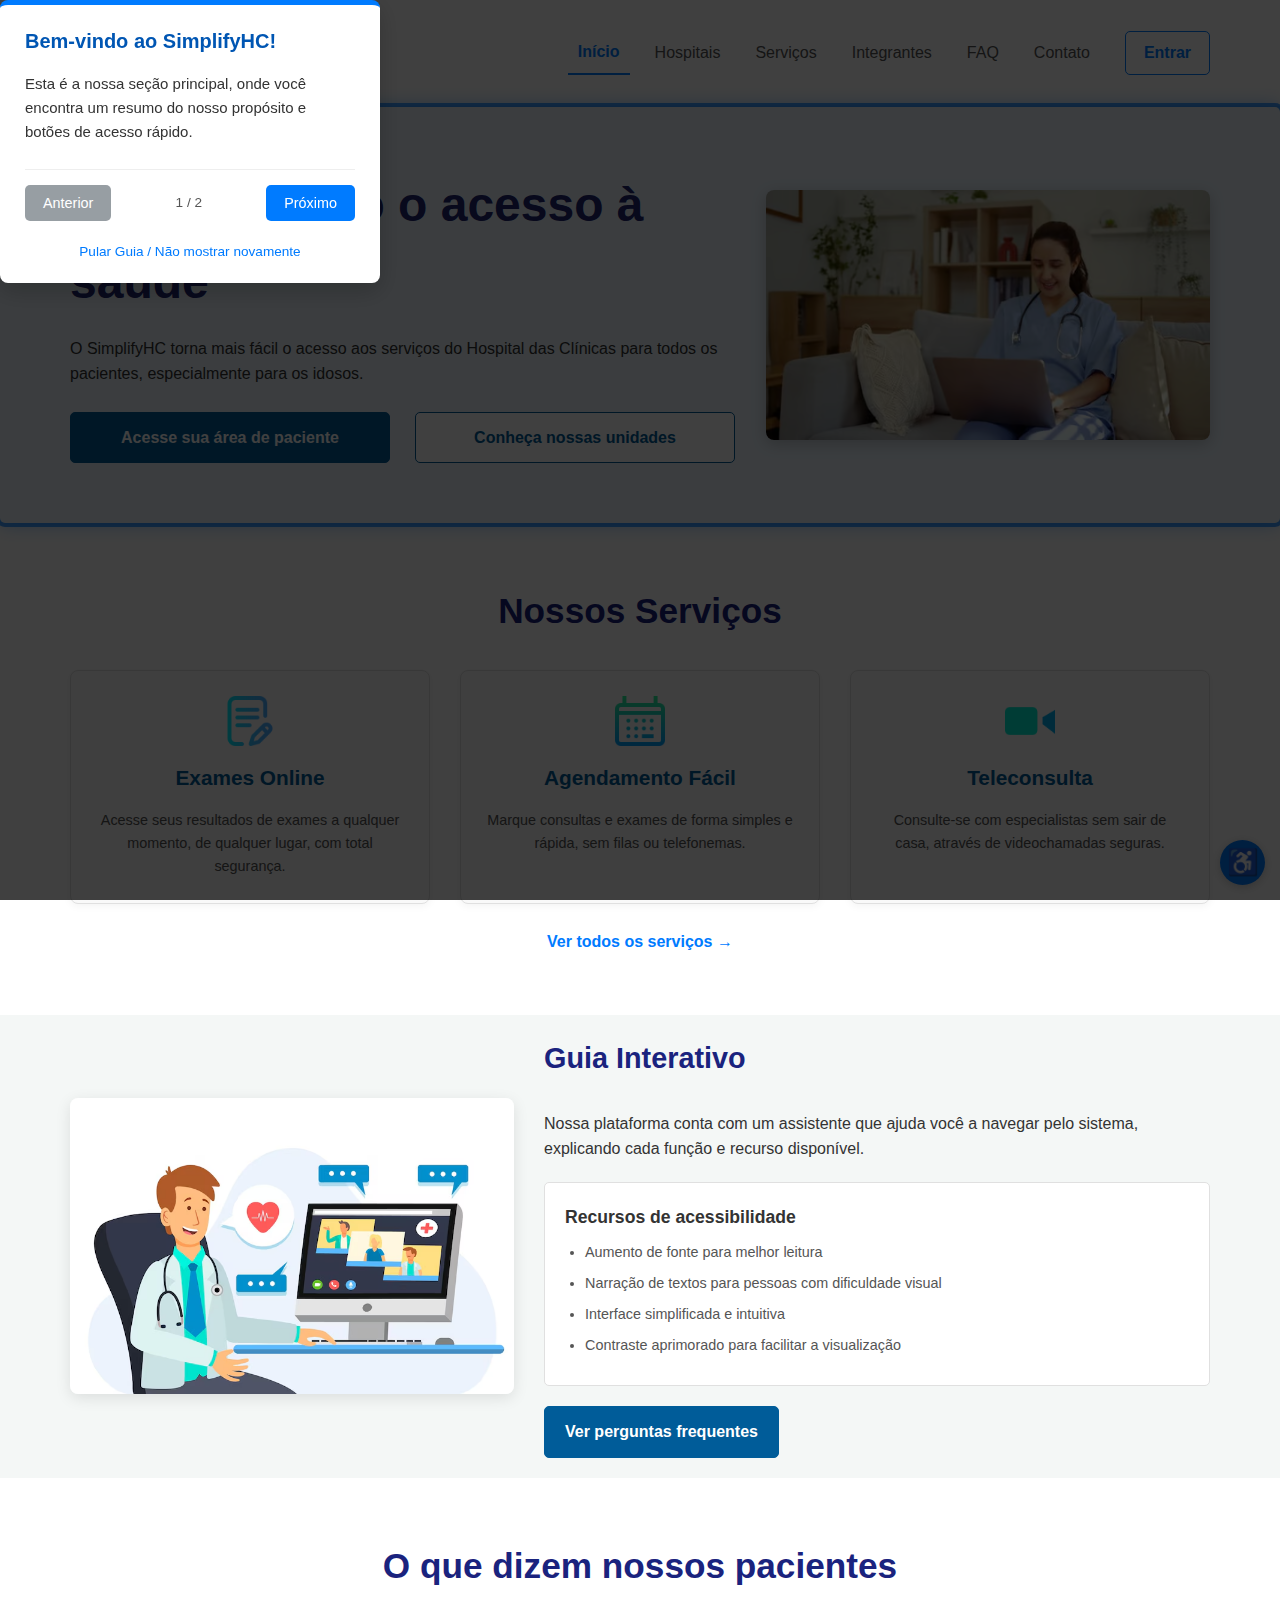
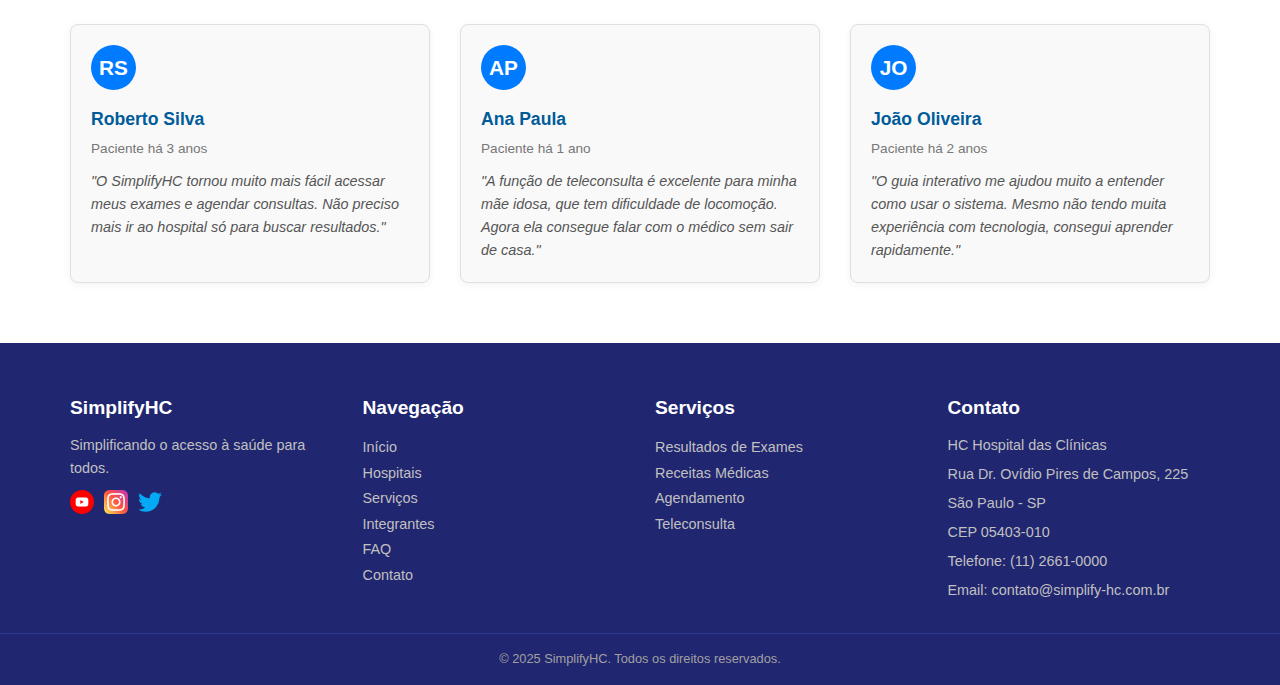
<file: Challenge Front-end/index.html>
<!DOCTYPE html>
<html lang="pt-BR">
<head>
    <meta charset="UTF-8">
    <meta name="viewport" content="width=device-width, initial-scale=1.0">
    <title>SimplifyHC - Simplificando o acesso à saúde</title>
    <link rel="shortcut icon" href="./assets/img/icons/icone-site.ico" type="image/x-icon">
    <link rel="stylesheet" href="./assets/css/style.css">
    <link rel="stylesheet" href="./assets/css/guia-interativo.css">
    <script src="./assets/js/script.js" defer></script>
    <script src="./assets/js/guia-interativo.js" defer></script>
</head>
<body>

    <header>
        <div class="container">
            <div>
                <a href="#" class="logo">
                    <img src="./assets/img/imagem-index/imagem-logo.jpeg" alt="Logo SimplifyHC">
                    <span>SimplifyHC</span>
                </a>   
            </div>
            <button class="menu-toggle" type="button" aria-label="Abrir menu" aria-expanded="false" aria-controls="primary-navigation">
                <img src="./assets/img/icons/icone-botao.png" alt="Menu" class="menu-icon-img">
            </button>
            <nav id="primary-navigation" aria-hidden="true">
                <ul>
                    <li><a href="#" class="active">Início</a></li>
                    <li><a href="./assets/paginas/hospitais.html">Hospitais</a></li>
                    <li><a href="./assets/paginas/servicos.html">Serviços</a></li>
                    <li><a href="./assets/paginas/integrantes.html">Integrantes</a></li>
                    <li><a href="./assets/paginas/faq.html">FAQ</a></li>
                    <li><a href="./assets/paginas/contato.html">Contato</a></li>
                    <li class="nav-item-login"><a href="./assets/paginas/area-paciente/meu-perfil.html" class="btn-nav-login">Entrar</a></li>
                </ul>
            </nav>
        </div>
    </header>

    <main>
        <section id="hero" 
                 data-guide-step="1" 
                 data-guide-title="Bem-vindo ao SimplifyHC!" 
                 data-guide-text="Esta é a nossa seção principal, onde você encontra um resumo do nosso propósito e botões de acesso rápido."
                 data-guide-arrow="down">
            <div class="container hero-content">
                <div class="hero-text">
                    <h1>Simplificando o acesso à saúde</h1>
                    <p>O SimplifyHC torna mais fácil o acesso aos serviços do Hospital das Clínicas para todos os pacientes, especialmente para os idosos.</p>
                    <div class="hero-buttons" 
                         data-guide-step="2" 
                         data-guide-title="Ações Rápidas" 
                         data-guide-text="Use estes botões para acessar sua área ou conhecer nossas unidades."
                         data-guide-arrow="up">
                        <a href="./assets/paginas/area-paciente/meu-perfil.html" class="btn btn-primary">Acesse sua área de paciente</a>
                        <a href="./assets/paginas/hospitais.html#lista-unidades" class="btn btn-secondary">Conheça nossas unidades</a>
                    </div>
                </div>
                <div class="hero-image">
                    <img src="./assets/img/imagem-index/medica.png" alt="Profissional de saúde utilizando um laptop em um ambiente moderno">
                </div>
            </div>
        </section>

        <section id="services">
            <div class="container">
                <h2>Nossos Serviços</h2>
                <div class="services-grid">
                    <div class="service-card">
                        <img src="./assets/img/imagem-index/imagem-exames.png" alt="ícone exames">
                        <h3>Exames Online</h3>
                        <p>Acesse seus resultados de exames a qualquer momento, de qualquer lugar, com total segurança.</p>
                    </div>
                    <div class="service-card">
                        <img src="./assets/img/imagem-index/imagem-agendamento.png" alt="ícone agendamento">
                        <h3>Agendamento Fácil</h3>
                        <p>Marque consultas e exames de forma simples e rápida, sem filas ou telefonemas.</p>
                    </div>
                    <div class="service-card">
                        <img src="./assets/img/imagem-index/imagem-teleconsulta.png" alt="ícone teleconsulta">
                        <h3>Teleconsulta</h3>
                        <p>Consulte-se com especialistas sem sair de casa, através de videochamadas seguras.</p>
                    </div>
                </div>
                <a href="./assets/paginas/servicos.html" class="view-all-services">Ver todos os serviços →</a>
            </div>
        </section>

        <section id="guide-interactive-section">
            <div class="container guide-content">
                <div class="guide-image">
                    <img src="./assets/img/imagem-index/medico.png" alt="Guia interativo">
                </div>
                <div class="guide-text">
                    <h2>Guia Interativo</h2>
                    <p>Nossa plataforma conta com um assistente que ajuda você a navegar pelo sistema, explicando cada função e recurso disponível.</p>
                    <div class="accessibility-features">
                        <h4>Recursos de acessibilidade</h4>
                        <ul>
                            <li>Aumento de fonte para melhor leitura</li>
                            <li>Narração de textos para pessoas com dificuldade visual</li>
                            <li>Interface simplificada e intuitiva</li>
                            <li>Contraste aprimorado para facilitar a visualização</li>
                        </ul>
                    </div>
                    <a href="./assets/paginas/faq.html" class="btn btn-primary">Ver perguntas frequentes</a>
                </div>
            </div>
        </section>

        <section id="testimonials">
            <div class="container">
                <h2>O que dizem nossos pacientes</h2>
                <div class="testimonials-grid">
                    <div class="testimonial-card">
                        <div class="initials">RS</div>
                        <h4>Roberto Silva</h4>
                        <span>Paciente há 3 anos</span>
                        <p>"O SimplifyHC tornou muito mais fácil acessar meus exames e agendar consultas. Não preciso mais ir ao hospital só para buscar resultados."</p>
                    </div>
                    <div class="testimonial-card">
                        <div class="initials">AP</div>
                        <h4>Ana Paula</h4>
                        <span>Paciente há 1 ano</span>
                        <p>"A função de teleconsulta é excelente para minha mãe idosa, que tem dificuldade de locomoção. Agora ela consegue falar com o médico sem sair de casa."</p>
                    </div>
                    <div class="testimonial-card">
                        <div class="initials">JO</div>
                        <h4>João Oliveira</h4>
                        <span>Paciente há 2 anos</span>
                        <p>"O guia interativo me ajudou muito a entender como usar o sistema. Mesmo não tendo muita experiência com tecnologia, consegui aprender rapidamente."</p>
                    </div>
                </div>
            </div>
        </section>
    </main>

    <footer>
        <div class="container footer-content">
            <div class="footer-column about">
                <h3>SimplifyHC</h3>
                <p>Simplificando o acesso à saúde para todos.</p>
                <div class="social-icons">
                    <a href="https://www.youtube.com/user/RedeLucyMontoro" title="Youtube da Rede Lucy Montoro" target="_blank" rel="noopener"><img src="./assets/img/icons/icone-youtube.png" alt="Ícone Youtube"></a> 
                    <a href="https://www.instagram.com/redelucymontoro/" title="Instagram da Rede Lucy Montoro" target="_blank" rel="noopener"><img src="./assets/img/icons/icone-instagram.png" alt="Ícone Instagram"></a>
                    <a href="https://twitter.com/redelucymontoro" title="Twitter da Rede Lucy Montoro" target="_blank" rel="noopener"><img src="./assets/img/icons/icone-twitter.png" alt="Ícone Twitter"></a>
                </div>
            </div>
            <div class="footer-column links">
                <h4>Navegação</h4>
                <ul>
                    <li><a href="#">Início</a></li>
                    <li><a href="./assets/paginas/hospitais.html">Hospitais</a></li>
                    <li><a href="./assets/paginas/servicos.html">Serviços</a></li>
                    <li><a href="./assets/paginas/integrantes.html">Integrantes</a></li>
                    <li><a href="./assets/paginas/faq.html">FAQ</a></li>
                    <li><a href="./assets/paginas/contato.html">Contato</a></li>
                </ul>
            </div>
            <div class="footer-column links">
                <h4>Serviços</h4>
                <ul>
                    <li><a href="./assets/paginas/area-paciente/meus-exames.html">Resultados de Exames</a></li>
                    <li><a href="./assets/paginas/area-paciente/minhas-receitas.html">Receitas Médicas</a></li>
                    <li><a href="./assets/paginas/area-paciente/minhas-consultas.html">Agendamento</a></li>
                    <li><a href="./assets/paginas/area-paciente/minhas-consultas.html">Teleconsulta</a></li>
                </ul>
            </div>
            <div class="footer-column contact">
                <h4>Contato</h4>
                <p>HC Hospital das Clínicas</p>
                <p>Rua Dr. Ovídio Pires de Campos, 225</p>
                <p>São Paulo - SP</p>
                <p>CEP 05403-010</p>
                <p>Telefone: (11) 2661-0000</p>
                <p>Email: contato@simplify-hc.com.br</p>
            </div>
        </div>
        <div class="footer-bottom">
            <p>© 2025 SimplifyHC. Todos os direitos reservados.</p>
        </div>
    </footer>

    <div class="floating-buttons">
        <a href="#" class="floating-btn accessibility-btn" id="toggleGuideFloatingButton" role="button" aria-label="Guia Interativo">♿</a>
    </div>
</body>
</html>
</file>
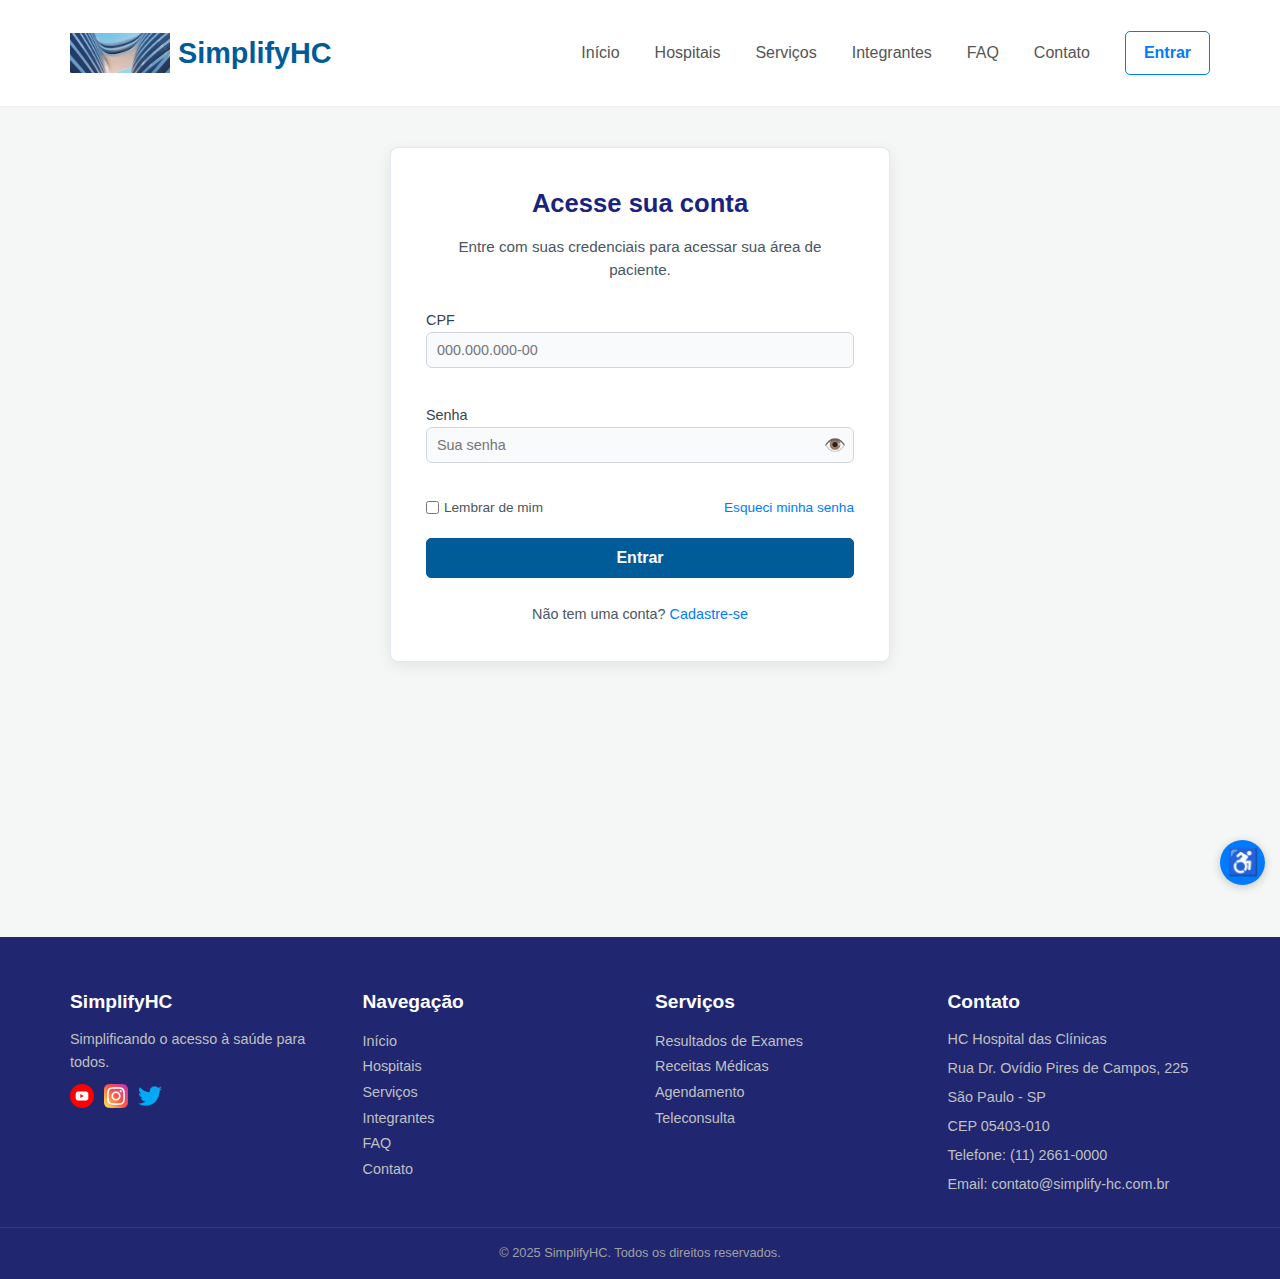
<file: Challenge Front-end/assets/paginas/cadastro-login.html>
<!DOCTYPE html>
<html lang="pt-BR">
<head>
    <meta charset="UTF-8">
    <meta name="viewport" content="width=device-width, initial-scale=1.0">
    <title>Acesse sua Conta - SimplifyHC</title>
    <link rel="shortcut icon" href="../img/icons/icone-site.ico" type="image/x-icon">
    <link rel="stylesheet" href="../css/style.css">
    <link rel="stylesheet" href="../css/cadastro-login.css"> 
    <script src="../js/script.js" defer></script>
    <script src="../js/dados-pacientes.js" defer></script>
    <script src="../js/cadastro-login.js" defer></script>
</head>
<body>

    <header>
        <div class="container">
            <div>
                <a href="../../index.html" class="logo"> 
                    <img src="../img/imagem-index/imagem-logo.jpeg" alt="Logo SimplifyHC">
                    <span>SimplifyHC</span>
                </a>
            </div>
            <button class="menu-toggle" type="button" aria-label="Abrir menu" aria-expanded="false" aria-controls="primary-navigation">
                <img src="../img/icons/icone-botao.png" alt="Menu" class="menu-icon-img"> 
            </button>
            <nav id="primary-navigation" aria-hidden="true">
                <ul>
                    <li><a href="../../index.html">Início</a></li> 
                    <li><a href="./hospitais.html">Hospitais</a></li>
                    <li><a href="./servicos.html">Serviços</a></li>
                    <li><a href="./integrantes.html">Integrantes</a></li>
                    <li><a href="./faq.html">FAQ</a></li>
                    <li><a href="./contato.html">Contato</a></li>
                    <li class="nav-item-login"><a href="#" class="btn-nav-login active">Entrar</a></li>
                </ul>
            </nav>
        </div>
    </header>

    <main class="login-main">
        <div class="login-container">

            <!-- === FORMULÁRIO DE LOGIN (INICIALMENTE VISÍVEL) === -->
            <section id="login-form-section" class="auth-section active">
                <div class="auth-card">
                    <h2>Acesse sua conta</h2>
                    <p class="auth-subtitle">Entre com suas credenciais para acessar sua área de paciente.</p>
                    <form id="formLogin">
                        <div class="form-group">
                            <label for="loginCpf">CPF</label>
                            <input type="text" id="loginCpf" name="loginCpf" placeholder="000.000.000-00" required>
                            <small class="error-message"></small>
                        </div>
                        <div class="form-group">
                            <label for="loginSenha">Senha</label>
                            <div class="password-wrapper">
                                <input type="password" id="loginSenha" name="loginSenha" placeholder="Sua senha" required>
                                <button type="button" class="toggle-password" aria-label="Mostrar senha">👁️</button>
                            </div>
                            <small class="error-message"></small>
                        </div>
                        <div class="form-options">
                            <label class="checkbox-label">
                                <input type="checkbox" id="lembrarDeMim" name="lembrarDeMim">
                                Lembrar de mim
                            </label>
                            <a href="#" id="linkEsqueciSenha" class="auth-link">Esqueci minha senha</a>
                        </div>
                        <button type="submit" class="btn btn-primary btn-full-width">Entrar</button>
                    </form>
                    <p class="auth-switch">Não tem uma conta? <a href="#" id="linkCadastreSe" class="auth-link">Cadastre-se</a></p>
                    <div id="loginStatus" class="form-status-message" aria-live="polite"></div>
                </div>
            </section>

            <!-- === FORMULÁRIO DE CADASTRO (INICIALMENTE OCULTO) === -->
            <section id="cadastro-form-section" class="auth-section">
                <div class="auth-card">
                    <a href="#" class="back-to-login" id="backToLoginFromCadastro" aria-label="Voltar para login">← Voltar para login</a>
                    <h2>Criar uma conta</h2>
                    <p class="auth-subtitle">Preencha o formulário abaixo para se cadastrar no SimplifyHC.</p>
                    
                    <!-- Indicador de Etapas -->
                    <div class="stepper">
                        <div class="step active" data-step="1">1</div>
                        <div class="step-line"></div>
                        <div class="step" data-step="2">2</div>
                        <div class="step-line"></div>
                        <div class="step" data-step="3">3</div>
                    </div>

                    <form id="formCadastro">
                        <!-- Etapa 1: Informações Pessoais -->
                        <div class="form-step active" data-step="1">
                            <h3>Informações Pessoais</h3>
                            <div class="form-group">
                                <label for="cadastroNomeCompleto">Nome completo*</label>
                                <input type="text" id="cadastroNomeCompleto" name="cadastroNomeCompleto" placeholder="Digite seu nome completo" required>
                                <small class="error-message"></small>
                            </div>
                            <div class="form-group">
                                <label for="cadastroCpf">CPF*</label>
                                <input type="text" id="cadastroCpf" name="cadastroCpf" placeholder="Digite seu CPF" required>
                                <small class="error-message"></small>
                            </div>
                            <div class="form-group">
                                <label for="dataNascimento">Data de nascimento*</label>
                                <input type="text" id="dataNascimento" name="dataNascimento" placeholder="dd/mm/yyyy" required>
                                <small class="error-message"></small>
                            </div>
                            <button type="button" class="btn btn-primary btn-full-width next-step">Continuar</button>
                        </div>

                        <!-- Etapa 2: Informações de Contato -->
                        <div class="form-step" data-step="2">
                            <h3>Informações de Contato</h3>
                            <div class="form-group">
                                <label for="cadastroEmail">Email*</label>
                                <input type="email" id="cadastroEmail" name="cadastroEmail" placeholder="Digite seu email" required>
                                <small class="error-message"></small>
                            </div>
                            <div class="form-group">
                                <label for="cadastroTelefone">Telefone</label>
                                <input type="tel" id="cadastroTelefone" name="cadastroTelefone" placeholder="(XX) XXXXX-XXXX">
                            </div>
                             <p class="form-dica"><strong>Dica:</strong> Cadastre um número de telefone com WhatsApp ou Telegram para receber lembretes de consultas e outras comunicações importantes.</p>
                            <div class="step-buttons">
                                <button type="button" class="btn btn-secondary prev-step">Voltar</button>
                                <button type="button" class="btn btn-primary next-step">Continuar</button>
                            </div>
                        </div>

                        <!-- Etapa 3: Definir Senha -->
                        <div class="form-step" data-step="3">
                            <h3>Definir Senha</h3>
                            <div class="form-group">
                                <label for="cadastroSenha">Senha*</label>
                                <div class="password-wrapper">
                                    <input type="password" id="cadastroSenha" name="cadastroSenha" placeholder="Crie uma senha forte" required>
                                    <button type="button" class="toggle-password" aria-label="Mostrar senha">👁️</button>
                                </div>
                                <small class="error-message"></small>
                            </div>
                            <div class="form-group">
                                <label for="confirmarSenha">Confirmar senha*</label>
                                 <div class="password-wrapper">
                                    <input type="password" id="confirmarSenha" name="confirmarSenha" placeholder="Confirme sua senha" required>
                                    <button type="button" class="toggle-password" aria-label="Mostrar senha">👁️</button>
                                </div>
                                <small class="error-message"></small>
                            </div>
                            <p class="form-dica security-tip"><strong>Dica de segurança:</strong> Use uma senha com pelo menos 8 caracteres, incluindo letras maiúsculas, minúsculas e números.</p>
                            <div class="step-buttons">
                                <button type="button" class="btn btn-secondary prev-step">Voltar</button>
                                <button type="submit" class="btn btn-primary">Criar conta</button>
                            </div>
                        </div>
                    </form>
                    <div id="cadastroStatus" class="form-status-message" aria-live="polite"></div>
                </div>
            </section>

            <!-- === FORMULÁRIO ESQUECI MINHA SENHA (INICIALMENTE OCULTO) === -->
            <section id="esqueci-senha-form-section" class="auth-section">
                <div class="auth-card">
                    <a href="#" class="back-to-login" id="backToLoginFromEsqueci" aria-label="Voltar para login">← Voltar para login</a>
                    <h2>Recuperar senha</h2>
                    <p class="auth-subtitle">Informe seu CPF e email cadastrados para receber instruções de recuperação de senha.</p>
                    <form id="formEsqueciSenha">
                        <div class="form-group">
                            <label for="esqueciCpf">CPF</label>
                            <input type="text" id="esqueciCpf" name="esqueciCpf" placeholder="Seu CPF cadastrado" required>
                            <small class="error-message"></small>
                        </div>
                        <div class="form-group">
                            <label for="esqueciEmail">Email</label>
                            <input type="email" id="esqueciEmail" name="esqueciEmail" placeholder="Seu email cadastrado" required>
                            <small class="error-message"></small>
                        </div>
                        <button type="submit" class="btn btn-primary btn-full-width">Enviar instruções</button>
                    </form>
                    <div id="esqueciSenhaStatus" class="form-status-message" aria-live="polite"></div>
                </div>
            </section>

             <!-- === TELA DE CADASTRO CONCLUÍDO (INICIALMENTE OCULTO) === -->
            <section id="cadastro-sucesso-section" class="auth-section">
                <div class="auth-card text-center">
                    <img src="../img/icons/icone-check-verde.png" alt="Sucesso" class="success-icon"> 
                    <h2>Cadastro realizado com sucesso!</h2>
                    <p class="auth-subtitle">Sua conta no SimplifyHC foi criada com sucesso. Agora você pode acessar todos os serviços do Hospital das Clínicas pela plataforma.</p>
                    <div class="success-actions">
                        <a href="#" id="goToLoginFromSuccess" class="btn btn-primary btn-full-width">Fazer login</a>
                        <a href="../../index.html" class="btn btn-secondary btn-full-width">Voltar à página inicial</a> 
                    </div>
                    <div class="proximos-passos">
                        <h3>Próximos passos</h3>
                        <ol>
                            <li>Acesse sua conta com o CPF e senha cadastrados</li>
                            <li>Complete seu perfil adicionando informações de saúde</li>
                            <li>Agende sua primeira consulta ou exame</li>
                        </ol>
                    </div>
                </div>
            </section>
        </div>
    </main>
    <footer>
        <div class="container footer-content">
            <div class="footer-column about">
                <h3>SimplifyHC</h3>
                <p>Simplificando o acesso à saúde para todos.</p>
                <div class="social-icons">
                    <a href="https://www.youtube.com/user/RedeLucyMontoro" title="Youtube da Rede Lucy Montoro" target="_blank" rel="noopener"><img src="../img/icons/icone-youtube.png" alt="Ícone Youtube"> </a> 
                    <a href="https://www.instagram.com/redelucymontoro/" title="Instagram da Rede Lucy Montoro" target="_blank" rel="noopener"><img src="../img/icons/icone-instagram.png" alt="Ícone Instagram"> </a>
                    <a href="https://twitter.com/redelucymontoro" title="Twitter da Rede Lucy Montoro" target="_blank" rel="noopener"><img src="../img/icons/icone-twitter.png" alt="Ícone Twitter"> </a>
                </div>
            </div>
            <div class="footer-column links">
                <h4>Navegação</h4>
                <ul>
                    <li><a href="#">Início</a></li>
                    <li><a href="./assets/paginas/hospitais.html">Hospitais</a></li>
                    <li><a href="./assets/paginas/servicos.html">Serviços</a></li>
                    <li><a href="./assets/paginas/integrantes.html">Integrantes</a></li>
                    <li><a href="./assets/paginas/faq.html">FAQ</a></li>
                    <li><a href="./assets/paginas/contato.html">Contato</a></li>
                </ul>
            </div>
            <div class="footer-column links">
                <h4>Serviços</h4>
                <ul>
                    <li><a href="./area-paciente/meus-exames.html">Resultados de Exames</a></li>
                    <li><a href="./area-paciente/minhas-receitas.html">Receitas Médicas</a></li>
                    <li><a href="./area-paciente/minhas-consultas.html">Agendamento</a></li>
                    <li><a href="./area-paciente/minhas-consultas.html">Teleconsulta</a></li>
                </ul>
            </div>
            <div class="footer-column contact">
                <h4>Contato</h4>
                <p>HC Hospital das Clínicas</p>
                <p>Rua Dr. Ovídio Pires de Campos, 225</p>
                <p>São Paulo - SP</p>
                <p>CEP 05403-010</p>
                <p>Telefone: (11) 2661-0000</p>
                <p>Email: contato@simplify-hc.com.br</p>
            </div>
        </div>
        <div class="footer-bottom">
            <p>© 2025 SimplifyHC. Todos os direitos reservados.</p>
        </div>
    </footer>

    <div class="floating-buttons">
        <a href="#" class="floating-btn accessibility-btn" id="toggleGuideFloatingButton" role="button" aria-label="Guia Interativo">♿</a>
    </div>

</body>
</html>
</file>
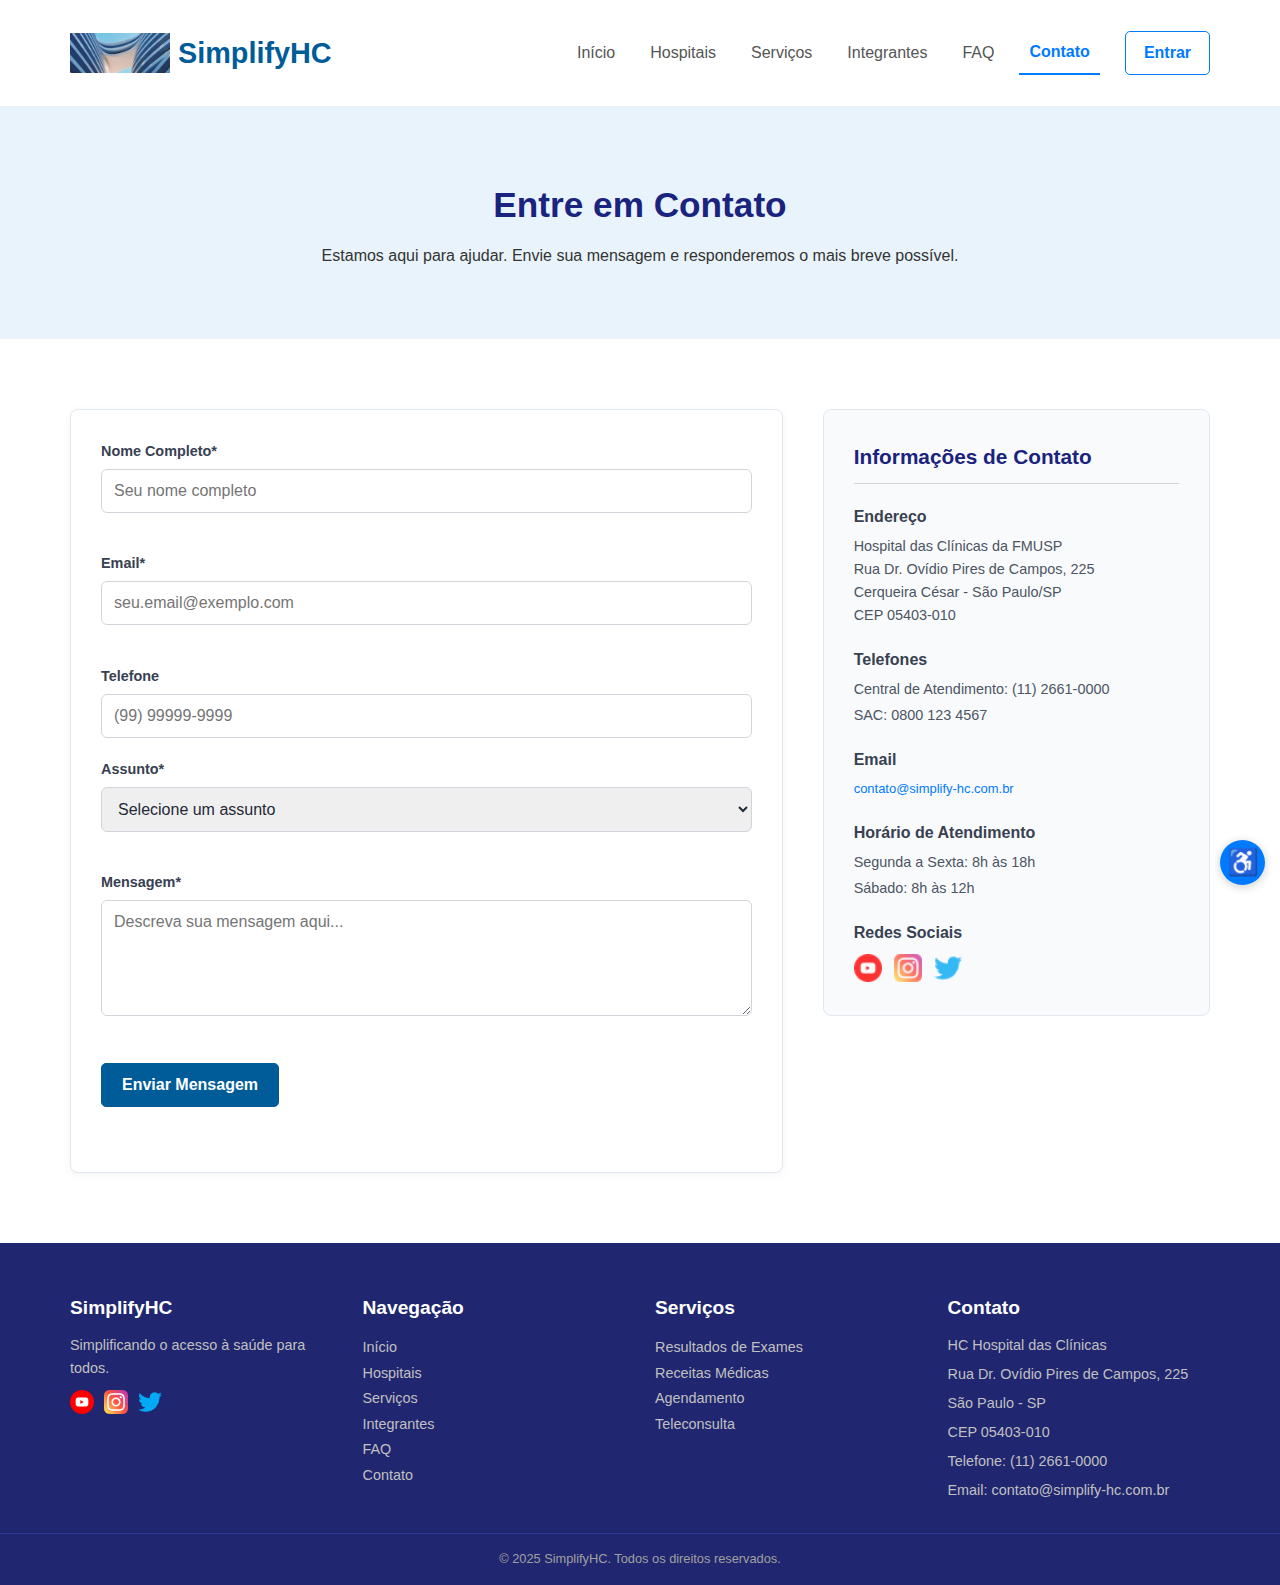
<file: Challenge Front-end/assets/paginas/contato.html>
<!DOCTYPE html>
<html lang="pt-BR">
<head>
    <meta charset="UTF-8">
    <meta name="viewport" content="width=device-width, initial-scale=1.0">
    <title>Entre em Contato - SimplifyHC</title>
    <link rel="shortcut icon" href="../img/icons/icone-site.ico" type="image/x-icon">
    <link rel="stylesheet" href="../css/style.css"> 
    <link rel="stylesheet" href="../css/contato.css">
    <script src="../js/script.js" defer></script>
    <script src="../js/contato.js" defer></script> 
</head>
<body>

    <header>
        <div class="container">
            <div>
                <a href="../../index.html" class="logo">
                    <img src="../img/imagem-index/imagem-logo.jpeg" alt="Logo SimplifyHC">
                    <span>SimplifyHC</span>
                </a>
            </div>
            <button class="menu-toggle" type="button" aria-label="Abrir menu" aria-expanded="false" aria-controls="primary-navigation">
                <img src="../img/icons/icone-botao.png" alt="Menu" class="menu-icon-img"> 
            </button>
            <nav id="primary-navigation" aria-hidden="true">
                <ul>
                    <li><a href="../../index.html">Início</a></li> 
                    <li><a href="./hospitais.html">Hospitais</a></li>
                    <li><a href="./servicos.html">Serviços</a></li>
                    <li><a href="./integrantes.html">Integrantes</a></li>
                    <li><a href="./faq.html">FAQ</a></li>
                    <li><a href="#" class="active">Contato</a></li>
                    <li class="nav-item-login"><a href="../paginas/area-paciente/meu-perfil.html" class="btn-nav-login">Entrar</a></li>
                </ul>
            </nav>
        </div>
    </header>

    <main>
        <section id="contato-hero">
            <div class="container">
                <h2>Entre em Contato</h2>
                <p>Estamos aqui para ajudar. Envie sua mensagem e responderemos o mais breve possível.</p>
            </div>
        </section>

        <section id="contato-form-section">
            <div class="container contato-layout">
                <div class="form-container">
                    <form id="formContato">
                        <div class="form-group">
                            <label for="nomeCompleto">Nome Completo*</label>
                            <input type="text" id="nomeCompleto" name="nomeCompleto" placeholder="Seu nome completo" required>
                            <small class="error-message"></small>
                        </div>
                        <div class="form-group">
                            <label for="email">Email*</label>
                            <input type="email" id="email" name="email" placeholder="seu.email@exemplo.com" required>
                            <small class="error-message"></small>
                        </div>
                        <div class="form-group">
                            <label for="telefone">Telefone</label>
                            <input type="tel" id="telefone" name="telefone" placeholder="(99) 99999-9999">
                        </div>
                        <div class="form-group">
                            <label for="assunto">Assunto*</label>
                            <select id="assunto" name="assunto" required>
                                <option value="" disabled selected>Selecione um assunto</option>
                                <option value="duvida">Dúvida</option>
                                <option value="sugestao">Sugestão</option>
                                <option value="problema_tecnico">Problema Técnico</option>
                                <option value="agendamento">Agendamento</option>
                                <option value="outro">Outro</option>
                            </select>
                            <small class="error-message"></small>
                        </div>
                        <div class="form-group">
                            <label for="mensagem">Mensagem*</label>
                            <textarea id="mensagem" name="mensagem" rows="5" placeholder="Descreva sua mensagem aqui..." required></textarea>
                            <small class="error-message"></small>
                        </div>
                        <button type="submit" class="btn btn-primary btn-enviar-contato">Enviar Mensagem</button>
                    </form>
                    <div id="formStatus" class="form-status-message" aria-live="polite"></div>
                </div>

                <aside class="info-contato-container">
                    <h3>Informações de Contato</h3>
                    <div class="info-bloco">
                        <h4>Endereço</h4>
                        <p>Hospital das Clínicas da FMUSP<br>
                           Rua Dr. Ovídio Pires de Campos, 225<br>
                           Cerqueira César - São Paulo/SP<br>
                           CEP 05403-010</p>
                    </div>
                    <div class="info-bloco">
                        <h4>Telefones</h4>
                        <p>Central de Atendimento: (11) 2661-0000</p>
                        <p>SAC: 0800 123 4567</p>
                    </div>
                    <div class="info-bloco">
                        <h4>Email</h4>
                        <p><a href="mailto:contato@simplify-hc.com.br">contato@simplify-hc.com.br</a></p>
                    </div>
                    <div class="info-bloco">
                        <h4>Horário de Atendimento</h4>
                        <p>Segunda a Sexta: 8h às 18h</p>
                        <p>Sábado: 8h às 12h</p>
                    </div>
                    <div class="info-bloco">
                        <h4>Redes Sociais</h4>
                        <div class="info-redes-sociais">
                            <a href="https://www.youtube.com/user/RedeLucyMontoro" title="Youtube da Rede Lucy Montoro" target="_blank" rel="noopener"><img src="../img/icons/icone-youtube.png" alt="Ícone Youtube"></a>
                            <a href="https://www.instagram.com/redelucymontoro/" title="Instagram da Rede Lucy Montoro" target="_blank" rel="noopener"><img src="../img/icons/icone-instagram.png" alt="Ícone Instagram"></a>
                            <a href="https://twitter.com/redelucymontoro" title="Twitter da Rede Lucy Montoro" target="_blank" rel="noopener"><img src="../img/icons/icone-twitter.png" alt="Ícone Twitter"></a>
                        </div>
                    </div>
                </aside>
            </div>
        </section>
    </main>

    <footer>
        <div class="container footer-content">
            <div class="footer-column about">
                <h3>SimplifyHC</h3>
                <p>Simplificando o acesso à saúde para todos.</p>
                <div class="social-icons">
                    <a href="https://www.youtube.com/user/RedeLucyMontoro" title="Youtube da Rede Lucy Montoro" target="_blank" rel="noopener"><img src="../img/icons/icone-youtube.png" alt="Ícone Youtube"></a>
                    <a href="https://www.instagram.com/redelucymontoro/" title="Instagram da Rede Lucy Montoro" target="_blank" rel="noopener"><img src="../img/icons/icone-instagram.png" alt="Ícone Instagram"></a>
                    <a href="https://twitter.com/redelucymontoro" title="Twitter da Rede Lucy Montoro" target="_blank" rel="noopener"><img src="../img/icons/icone-twitter.png" alt="Ícone Twitter"></a>
                </div>
            </div>
            <div class="footer-column links">
                <h4>Navegação</h4>
                <ul>
                    <li><a href="../../index.html">Início</a></li>
                    <li><a href="./hospitais.html">Hospitais</a></li>
                    <li><a href="./servicos.html">Serviços</a></li>
                    <li><a href="./integrantes.html">Integrantes</a></li>
                    <li><a href="./faq.html">FAQ</a></li>
                    <li><a href="#">Contato</a></li>
                </ul>
            </div>
            <div class="footer-column links">
                <h4>Serviços</h4>
                <ul>
                    <li><a href="./area-paciente/meus-exames.html">Resultados de Exames</a></li>
                    <li><a href="./area-paciente/minhas-receitas.html">Receitas Médicas</a></li>
                    <li><a href="./area-paciente/minhas-consultas.html">Agendamento</a></li>
                    <li><a href="./area-paciente/minhas-consultas.html">Teleconsulta</a></li>
                </ul>
            </div>
            <div class="footer-column contact">
                <h4>Contato</h4>
                <p>HC Hospital das Clínicas</p>
                <p>Rua Dr. Ovídio Pires de Campos, 225</p>
                <p>São Paulo - SP</p>
                <p>CEP 05403-010</p>
                <p>Telefone: (11) 2661-0000</p>
                <p>Email: contato@simplify-hc.com.br</p>
            </div>
        </div>
        <div class="footer-bottom">
            <p>© 2025 SimplifyHC. Todos os direitos reservados.</p>
        </div>
    </footer>

    <div class="floating-buttons">
        <a href="#" class="floating-btn accessibility-btn" id="toggleGuideFloatingButton" role="button" aria-label="Guia Interativo">♿</a>
    </div>
</body>
</html>
</file>
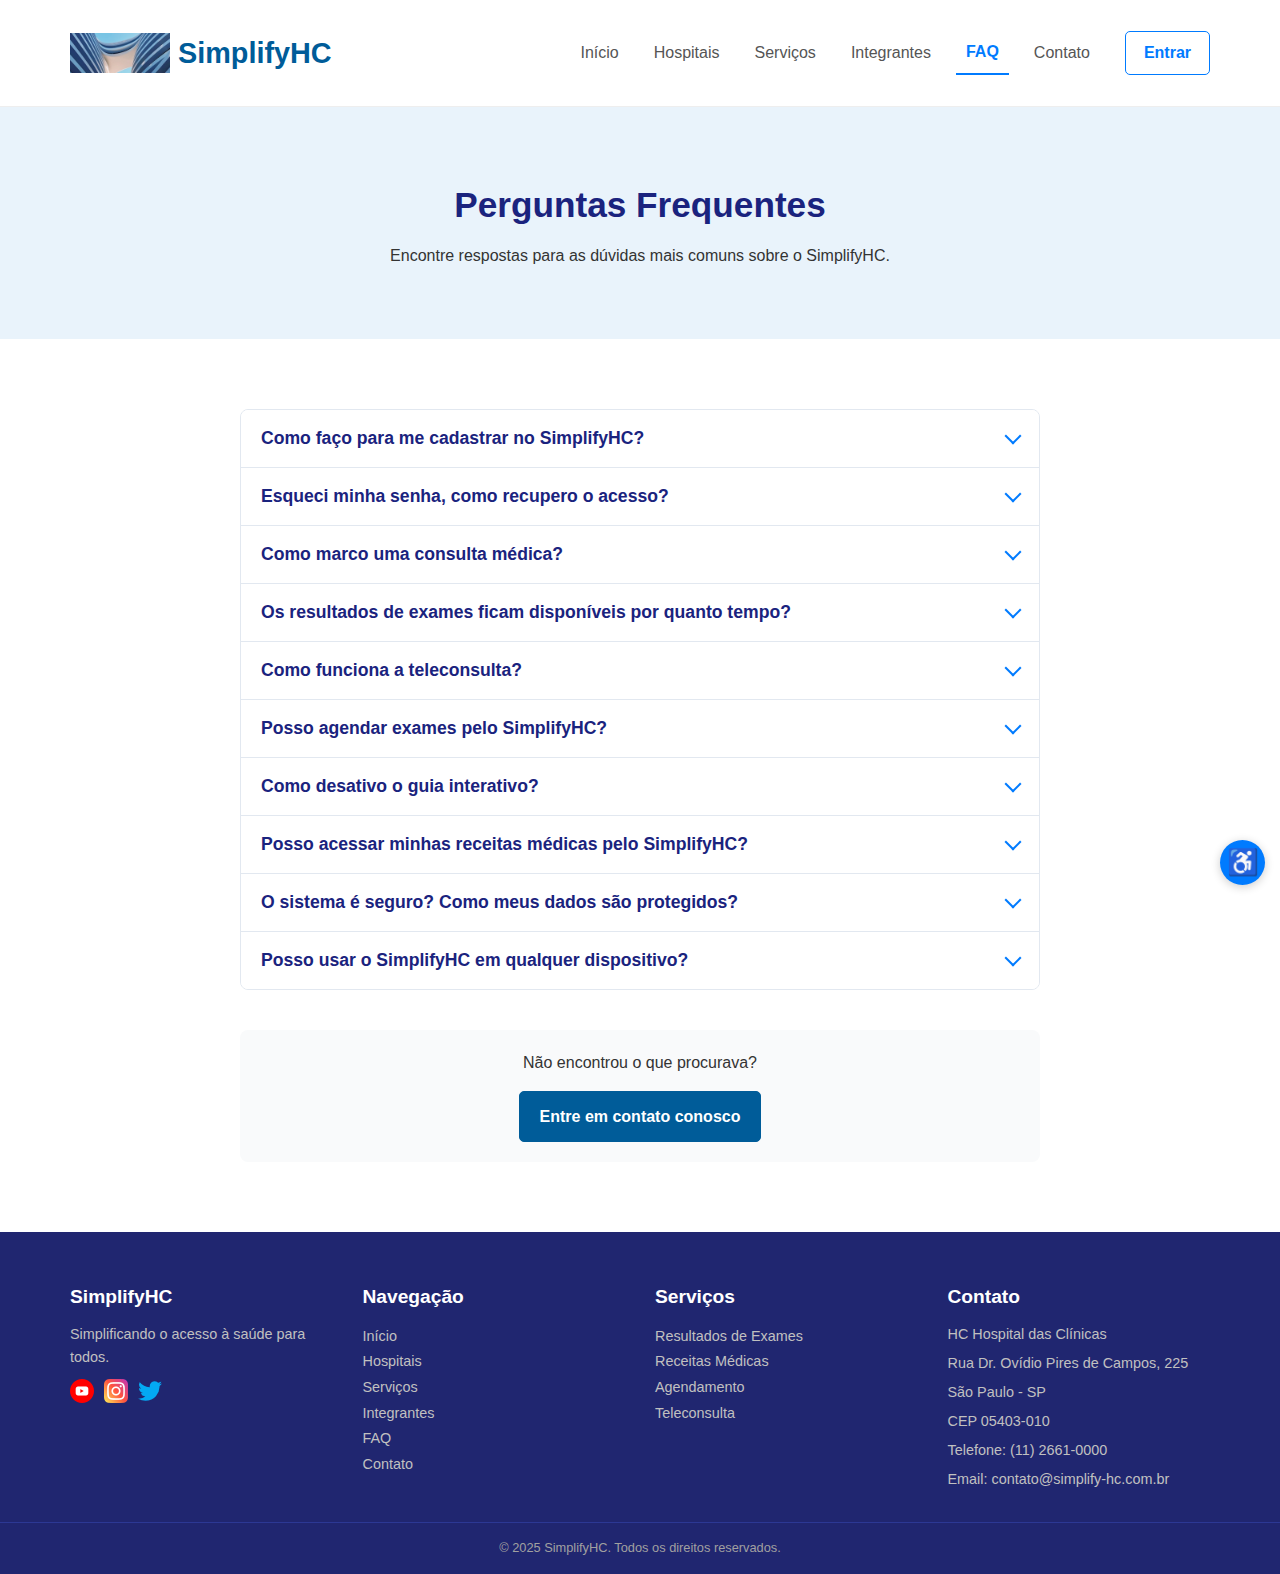
<file: Challenge Front-end/assets/paginas/faq.html>
<!DOCTYPE html>
<html lang="pt-BR">
<head>
    <meta charset="UTF-8">
    <meta name="viewport" content="width=device-width, initial-scale=1.0">
    <title>Perguntas Frequentes (FAQ) - SimplifyHC</title>
    <link rel="shortcut icon" href="../img/icons/icone-site.ico" type="image/x-icon">
    <link rel="stylesheet" href="../css/style.css">
    <link rel="stylesheet" href="../css/faq.css">
    <script src="../js/script.js" defer></script> 
    <script src="../js/faq.js" defer></script>
</head>
<body>

    <header>
        <div class="container">
             <div>
                <a href="../../index.html" class="logo">
                    <img src="../img/imagem-index/imagem-logo.jpeg" alt="Logo SimplifyHC">
                    <span>SimplifyHC</span>
                </a>
            </div>
            <button class="menu-toggle" type="button" aria-label="Abrir menu" aria-expanded="false" aria-controls="primary-navigation">
                <img src="../img/icons/icone-botao.png" alt="Menu" class="menu-icon-img">
            </button>
            <nav id="primary-navigation" aria-hidden="true">
                <ul>
                    <li><a href="../../index.html">Início</a></li>
                    <li><a href="./hospitais.html">Hospitais</a></li>
                    <li><a href="./servicos.html">Serviços</a></li>
                    <li><a href="./integrantes.html">Integrantes</a></li>
                    <li><a href="#" class="active">FAQ</a></li>
                    <li><a href="./contato.html">Contato</a></li>
                    <li class="nav-item-login"><a href="../paginas/area-paciente/meu-perfil.html" class="btn-nav-login">Entrar</a></li>
                </ul>
            </nav>
        </div>
    </header>

    <main>
        <section id="faq-hero">
            <div class="container">
                <h2>Perguntas Frequentes</h2>
                <p>Encontre respostas para as dúvidas mais comuns sobre o SimplifyHC.</p>
            </div>
        </section>

        <section id="faq-list">
            <div class="container">
                <div class="faq-accordion">
                    <!-- Item FAQ 1 -->
                    <div class="faq-item">
                        <button class="faq-question" type="button" aria-expanded="false" aria-controls="faq-answer-1">
                            Como faço para me cadastrar no SimplifyHC?
                            <span class="faq-icon" aria-hidden="true"></span>
                        </button>
                        <div class="faq-answer" id="faq-answer-1">
                            <p>Para se cadastrar no SimplifyHC, você precisa comparecer a uma unidade do Hospital das Clínicas com seus documentos pessoais (RG e CPF) e cartão do SUS. Após confirmar seus dados, você receberá um código de acesso para criar sua conta online.</p>
                        </div>
                    </div>

                    <!-- Item FAQ 2 -->
                    <div class="faq-item">
                        <button class="faq-question" type="button" aria-expanded="false" aria-controls="faq-answer-2">
                            Esqueci minha senha, como recupero o acesso?
                            <span class="faq-icon" aria-hidden="true"></span>
                        </button>
                        <div class="faq-answer" id="faq-answer-2">
                            <p>Na tela de login, clique em "Esqueci minha senha". Você receberá um link de recuperação no e-mail cadastrado. Caso não tenha acesso ao e-mail, entre em contato com o suporte ou compareça a uma unidade HC com seus documentos.</p>
                        </div>
                    </div>

                    <!-- Item FAQ 3 -->
                    <div class="faq-item">
                        <button class="faq-question" type="button" aria-expanded="false" aria-controls="faq-answer-3">
                            Como marco uma consulta médica?
                            <span class="faq-icon" aria-hidden="true"></span>
                        </button>
                        <div class="faq-answer" id="faq-answer-3">
                            <p>Após fazer login, acesse a seção "Consultas" no menu principal. Clique em "Agendar Nova Consulta", selecione a especialidade desejada, a unidade HC e verifique as datas disponíveis. Confirme seus dados e finalize o agendamento.</p>
                        </div>
                    </div>

                    <!-- Item FAQ 4 -->
                    <div class="faq-item">
                        <button class="faq-question" type="button" aria-expanded="false" aria-controls="faq-answer-4">
                            Os resultados de exames ficam disponíveis por quanto tempo?
                            <span class="faq-icon" aria-hidden="true"></span>
                        </button>
                        <div class="faq-answer" id="faq-answer-4">
                            <p>Os resultados de exames ficam disponíveis permanentemente em sua conta do SimplifyHC. Você pode acessá-los a qualquer momento na seção "Exames", mesmo anos após a realização.</p>
                        </div>
                    </div>
                     <!-- Item FAQ 5 -->
                     <div class="faq-item">
                        <button class="faq-question" type="button" aria-expanded="false" aria-controls="faq-answer-5">
                            Como funciona a teleconsulta?
                            <span class="faq-icon" aria-hidden="true"></span>
                        </button>
                        <div class="faq-answer" id="faq-answer-5">
                            <p>A teleconsulta é realizada por videochamada. Após agendar, você receberá um lembrete por e-mail e no aplicativo. No horário marcado, acesse a seção "Teleconsulta" e clique em "Iniciar Consulta". O sistema usa o Google Meet para a videochamada, portanto certifique-se de que seu dispositivo tenha câmera e microfone funcionando.</p>
                        </div>
                    </div>
                     <!-- Item FAQ 6 -->
                     <div class="faq-item">
                        <button class="faq-question" type="button" aria-expanded="false" aria-controls="faq-answer-6">
                            Posso agendar exames pelo SimplifyHC?
                            <span class="faq-icon" aria-hidden="true"></span>
                        </button>
                        <div class="faq-answer" id="faq-answer-6">
                            <p>Sim, você pode agendar exames que tenham sido solicitados por médicos do HC. Acesse a seção "Exames", clique em "Agendar Exame" e selecione a solicitação médica correspondente, a unidade e a data desejada.</p>
                        </div>
                    </div>
                     <!-- Item FAQ 7 -->
                     <div class="faq-item">
                        <button class="faq-question" type="button" aria-expanded="false" aria-controls="faq-answer-7">
                            Como desativo o guia interativo?
                            <span class="faq-icon" aria-hidden="true"></span>
                        </button>
                        <div class="faq-answer" id="faq-answer-7">
                            <p>O guia interativo pode ser desativado clicando no ícone de informação (i) no canto superior esquerdo da tela e selecionando "Desativar guia". Você pode reativá-lo a qualquer momento pelo mesmo ícone.</p>
                        </div>
                    </div>
                     <!-- Item FAQ 8 -->
                     <div class="faq-item">
                        <button class="faq-question" type="button" aria-expanded="false" aria-controls="faq-answer-8">
                            Posso acessar minhas receitas médicas pelo SimplifyHC?
                            <span class="faq-icon" aria-hidden="true"></span>
                        </button>
                        <div class="faq-answer" id="faq-answer-8">
                            <p>Sim, todas as receitas emitidas por médicos do HC estão disponíveis digitalmente na seção "Receitas". Você pode visualizá-las, baixá-las em PDF ou compartilhá-las diretamente com farmácias parceiras.</p>
                        </div>
                    </div>
                     <!-- Item FAQ 9 -->
                     <div class="faq-item">
                        <button class="faq-question" type="button" aria-expanded="false" aria-controls="faq-answer-9">
                            O sistema é seguro? Como meus dados são protegidos?
                            <span class="faq-icon" aria-hidden="true"></span>
                        </button>
                        <div class="faq-answer" id="faq-answer-9">
                            <p>Sim, o SimplifyHC segue rigorosos protocolos de segurança e criptografia. Seus dados médicos são protegidos conforme a LGPD (Lei Geral de Proteção de Dados) e só podem ser acessados por você e pelos profissionais de saúde autorizados envolvidos no seu atendimento.</p>
                        </div>
                    </div>
                     <!-- Item FAQ 10 -->
                     <div class="faq-item">
                        <button class="faq-question" type="button" aria-expanded="false" aria-controls="faq-answer-10">
                            Posso usar o SimplifyHC em qualquer dispositivo?
                            <span class="faq-icon" aria-hidden="true"></span>
                        </button>
                        <div class="faq-answer" id="faq-answer-10">
                            <p>Sim, o SimplifyHC é responsivo e funciona em computadores, tablets e smartphones. Basta acessar o site ou baixar o aplicativo, disponível para Android e iOS.</p>
                        </div>
                    </div>
                    <!-- Adicione mais itens FAQ conforme necessário -->
                </div>

                <div class="faq-nao-encontrou">
                    <p>Não encontrou o que procurava?</p>
                    <a href="./contato.html" class="btn btn-primary">Entre em contato conosco</a>
                </div>
            </div>
        </section>
    </main>

    <footer>
        <div class="container footer-content">
            <div class="footer-column about">
                <h3>SimplifyHC</h3>
                <p>Simplificando o acesso à saúde para todos.</p>
                <div class="social-icons">
                     <a href="https://www.youtube.com/user/RedeLucyMontoro" title="Youtube da Rede Lucy Montoro" target="_blank" rel="noopener"><img src="../img/icons/icone-youtube.png" alt="Ícone Youtube"></a>
                    <a href="https://www.instagram.com/redelucymontoro/" title="Instagram da Rede Lucy Montoro" target="_blank" rel="noopener"><img src="../img/icons/icone-instagram.png" alt="Ícone Instagram"></a>
                    <a href="https://twitter.com/redelucymontoro" title="Twitter da Rede Lucy Montoro" target="_blank" rel="noopener"><img src="../img/icons/icone-twitter.png" alt="Ícone Twitter"></a>
                </div>
            </div>
            <div class="footer-column links">
                <h4>Navegação</h4>
                <ul>
                    <li><a href="../../index.html">Início</a></li>
                    <li><a href="./hospitais.html">Hospitais</a></li>
                    <li><a href="./servicos.html">Serviços</a></li>
                    <li><a href="./integrantes.html">Integrantes</a></li>
                    <li><a href="#">FAQ</a></li>
                    <li><a href="./contato.html">Contato</a></li>
                </ul>
            </div>
            <div class="footer-column links">
                <h4>Serviços</h4>
                <ul>
                    <li><a href="./area-paciente/meus-exames.html">Resultados de Exames</a></li>
                    <li><a href="./area-paciente/minhas-receitas.html">Receitas Médicas</a></li>
                    <li><a href="./area-paciente/minhas-consultas.html">Agendamento</a></li>
                    <li><a href="./area-paciente/minhas-consultas.html">Teleconsulta</a></li>
                </ul>
            </div>
            <div class="footer-column contact">
                <h4>Contato</h4>
                <p>HC Hospital das Clínicas</p>
                <p>Rua Dr. Ovídio Pires de Campos, 225</p>
                <p>São Paulo - SP</p>
                <p>CEP 05403-010</p>
                <p>Telefone: (11) 2661-0000</p>
                <p>Email: contato@simplify-hc.com.br</p>
            </div>
        </div>
        <div class="footer-bottom">
            <p>© 2025 SimplifyHC. Todos os direitos reservados.</p>
        </div>
    </footer>

    <div class="floating-buttons">
        <a href="#" class="floating-btn accessibility-btn" id="toggleGuideFloatingButton" role="button" aria-label="Guia Interativo">♿</a>
    </div>

</body>
</html>
</file>
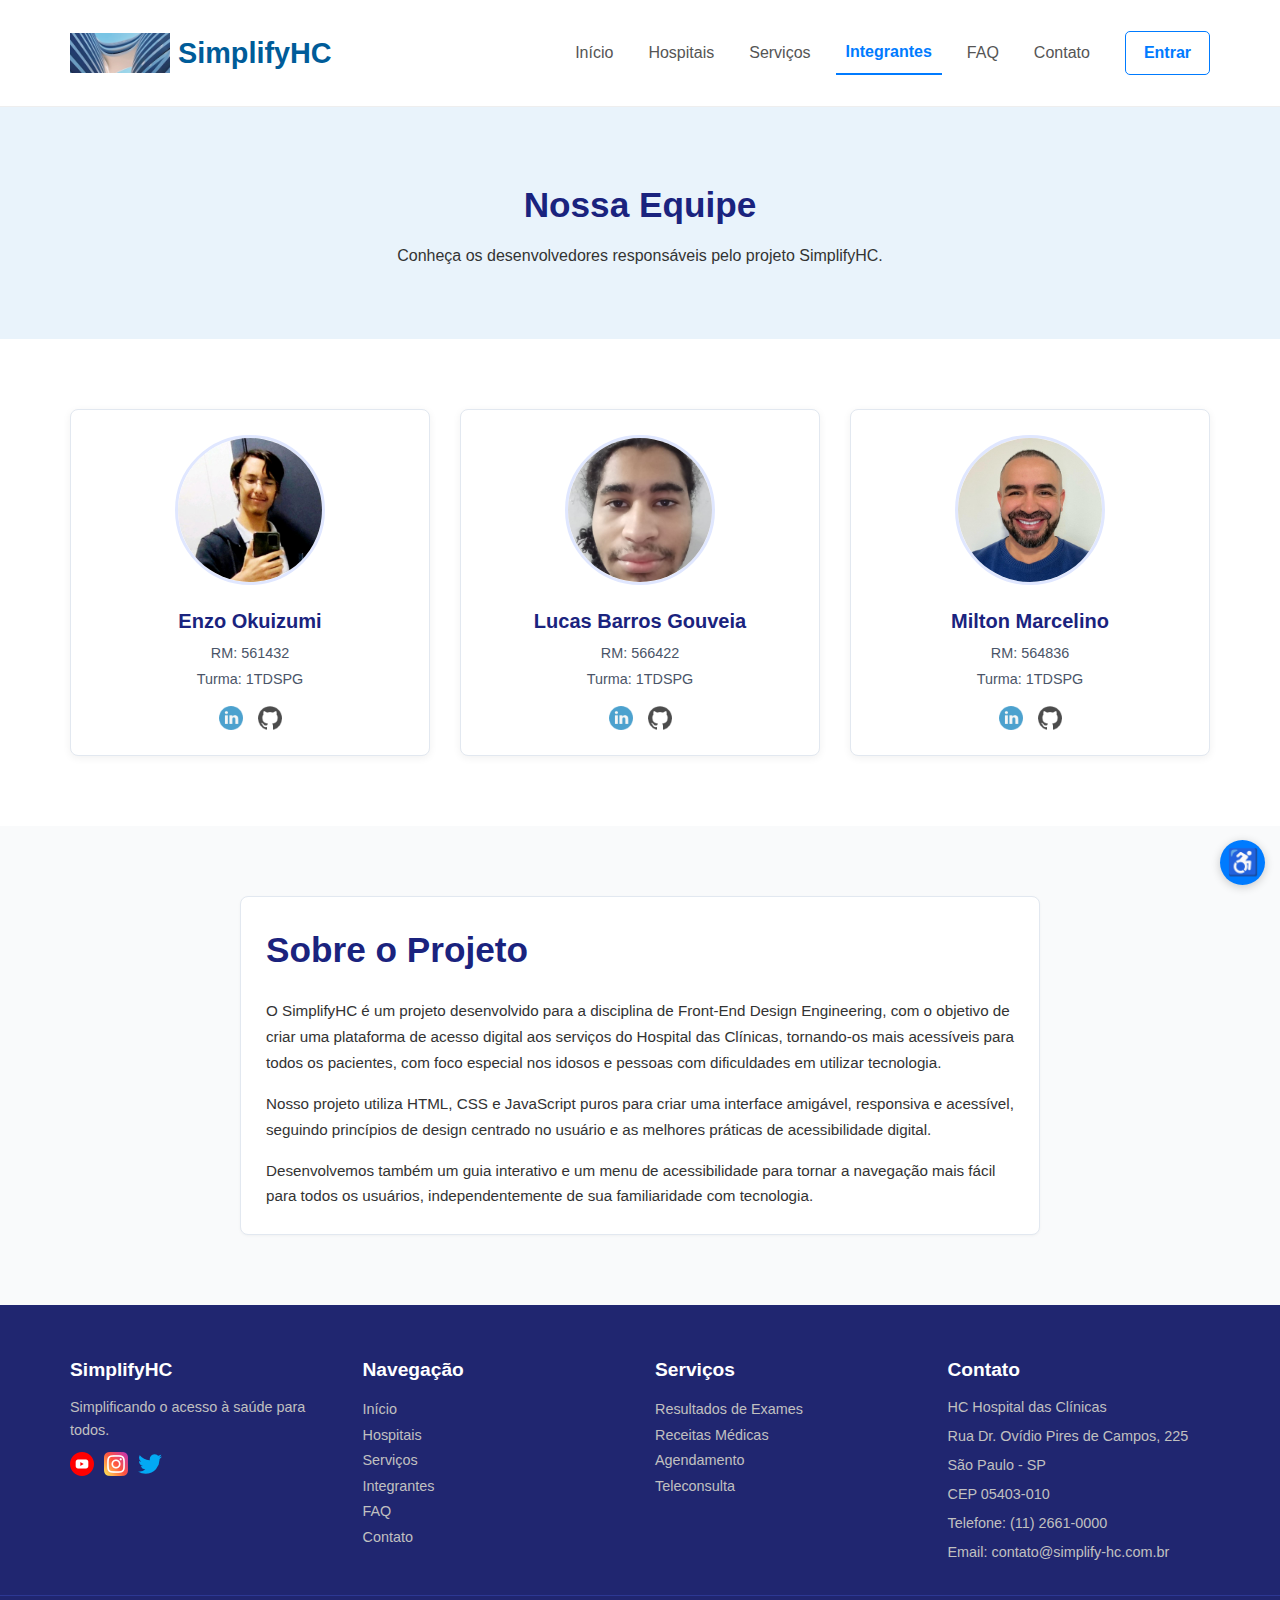
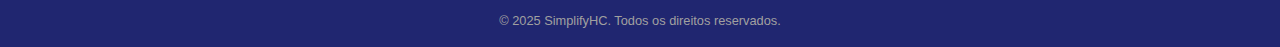
<file: Challenge Front-end/assets/paginas/integrantes.html>
<!DOCTYPE html>
<html lang="pt-BR">
<head>
    <meta charset="UTF-8">
    <meta name="viewport" content="width=device-width, initial-scale=1.0">
    <title>Nossa Equipe - SimplifyHC</title>
    <link rel="shortcut icon" href="../img/icons/icone-site.ico" type="image/x-icon">
    <link rel="stylesheet" href="../css/style.css">
    <link rel="stylesheet" href="../css/integrantes.css"> 
    <script src="../js/script.js" defer></script>
</head>
<body>

    <header>
        <div class="container">
            <div>
                <a href="../../index.html" class="logo">
                    <img src="../img/imagem-index/imagem-logo.jpeg" alt="Logo SimplifyHC">
                    <span>SimplifyHC</span>
                </a>   
            </div>
            <button class="menu-toggle" aria-label="Abrir menu" aria-expanded="false" aria-controls="primary-navigation" type="button">
                <img src="../img/icons/icone-botao.png" alt="Menu" class="menu-icon-img">
            </button>
            <nav id="primary-navigation" aria-hidden="true">
                <ul>
                    <li><a href="../../index.html">Início</a></li>
                    <li><a href="./hospitais.html">Hospitais</a></li>
                    <li><a href="./servicos.html">Serviços</a></li>
                    <li><a href="#" class="active">Integrantes</a></li>
                    <li><a href="./faq.html">FAQ</a></li>
                    <li><a href="./contato.html">Contato</a></li>
                    <li class="nav-item-login"><a href="../paginas/area-paciente/meu-perfil.html" class="btn-nav-login">Entrar</a></li>
                </ul>
            </nav>
        </div>
    </header>

    <main>
        <section id="equipe-hero">
            <div class="container">
                <h2>Nossa Equipe</h2>
                <p>Conheça os desenvolvedores responsáveis pelo projeto SimplifyHC.</p>
            </div>
        </section>

        <section id="membros-equipe">
            <div class="container">
                <div class="equipe-grid">
                    <!-- Card Integrante 1 -->
                    <div class="integrante-card">
                        <img src="../img/imagens-integrantes/foto-enzo.jpeg" alt="Foto do Integrante 1" class="integrante-foto">
                        <div class="integrante-info">
                            <h3>Enzo Okuizumi</h3>
                            <p class="integrante-rm">RM: 561432</p>
                            <p class="integrante-turma">Turma: 1TDSPG</p>
                            <div class="integrante-redes">
                                <a href="https://www.linkedin.com/in/enzo-okuizumi-b60292256/" aria-label="Linkedin Enzo Okuizumi" title="Linkedin Enzo Okuizumi" target="_blank" rel="noopener"><img src="../img/icons/icone-linkedin.png" alt="LinkedIn"></a>
                                <a href="https://github.com/EnzoOkuizumiFiap" aria-label="GitHub Enzo Okuizumi" title="Github Enzo Okuizumi" target="_blank" rel="noopener"><img src="../img/icons/icone-github.png" alt="GitHub"></a>
                            </div>
                        </div>
                    </div>

                    <!-- Card Integrante 2 -->
                    <div class="integrante-card">
                        <img src="../img/imagens-integrantes/foto-lucas.jpg" alt="Foto do Integrante 2" class="integrante-foto">
                        <div class="integrante-info">
                            <h3>Lucas Barros Gouveia</h3>
                            <p class="integrante-rm">RM: 566422</p>
                            <p class="integrante-turma">Turma: 1TDSPG</p>
                            <div class="integrante-redes">
                                <a href="https://www.linkedin.com/in/luz-barros-gouveia-09b147355/" aria-label="Linkedin Lucas Barros Gouveia" title="Linkedin Lucas Barros Gouveia" target="_blank" rel="noopener"><img src="../img/icons/icone-linkedin.png" alt="LinkedIn"></a>
                                <a href="https://github.com/LuzBGouveia" aria-label="GitHub Lucas Barros Gouveia" title="GitHub Lucas Barros Gouveia" target="_blank" rel="noopener"><img src="../img/icons/icone-github.png" alt="GitHub"></a>
                            </div>
                        </div>
                    </div>

                    <!-- Card Integrante 3 -->
                    <div class="integrante-card">
                        <img src="../img/imagens-integrantes/foto-milton.jpeg" alt="Foto do Integrante 3" class="integrante-foto">
                        <div class="integrante-info">
                            <h3>Milton Marcelino</h3>
                            <p class="integrante-rm">RM: 564836</p>
                            <p class="integrante-turma">Turma: 1TDSPG</p>
                            <div class="integrante-redes">
                                <a href="http://linkedin.com/in/milton-marcelino-250298142" aria-label="Linkedin Milton Marcelino" title="Linkedin Milton Marcelino" target="_blank" rel="noopener"><img src="../img/icons/icone-linkedin.png" alt="Linkedin"></a>
                                <a href="https://github.com/MiltonMarcelino" aria-label="GitHub Milton Marcelino" title="GitHub Milton Marcelino" target="_blank" rel="noopener"><img src="../img/icons/icone-github.png" alt="GitHub"></a>
                            </div>
                        </div>
                    </div>
                </div>
            </div>
        </section>

        <section id="sobre-projeto">
            <div class="container">
                <div class="sobre-projeto-content">
                    <h2>Sobre o Projeto</h2>
                    <p>O SimplifyHC é um projeto desenvolvido para a disciplina de Front-End Design Engineering, com o objetivo de criar uma plataforma de acesso digital aos serviços do Hospital das Clínicas, tornando-os mais acessíveis para todos os pacientes, com foco especial nos idosos e pessoas com dificuldades em utilizar tecnologia.</p>
                    <p>Nosso projeto utiliza HTML, CSS e JavaScript puros para criar uma interface amigável, responsiva e acessível, seguindo princípios de design centrado no usuário e as melhores práticas de acessibilidade digital.</p>
                    <p>Desenvolvemos também um guia interativo e um menu de acessibilidade para tornar a navegação mais fácil para todos os usuários, independentemente de sua familiaridade com tecnologia.</p>
                </div>
            </div>
        </section>
    </main>

    <footer>
        <div class="container footer-content">
            <div class="footer-column about">
                <h3>SimplifyHC</h3>
                <p>Simplificando o acesso à saúde para todos.</p>
                <div class="social-icons">
                    <a href="https://www.youtube.com/user/RedeLucyMontoro" title="Youtube da Rede Lucy Montoro" target="_blank" rel="noopener"><img src="../img/icons/icone-youtube.png" alt="Ícone Youtube"></a> 
                    <a href="https://www.instagram.com/redelucymontoro/" title="Instagram da Rede Lucy Montoro" target="_blank" rel="noopener"><img src="../img/icons/icone-instagram.png" alt="Ícone Instagram"></a>
                    <a href="https://twitter.com/redelucymontoro" title="Twitter da Rede Lucy Montoro" target="_blank" rel="noopener"><img src="../img/icons/icone-twitter.png" alt="Ícone Twitter"></a>
                </div>
            </div>
            <div class="footer-column links">
                <h4>Navegação</h4>
                <ul>
                    <li><a href="../index.html">Início</a></li> <!-- Ajuste o caminho -->
                    <li><a href="./hospitais.html">Hospitais</a></li>
                    <li><a href="./servicos.html">Serviços</a></li>
                    <li><a href="#">Integrantes</a></li>
                    <li><a href="./faq.html">FAQ</a></li>
                    <li><a href="./contato.html">Contato</a></li>
                </ul>
            </div>
            <div class="footer-column links">
                <h4>Serviços</h4>
                <ul>
                    <li><a href="./area-paciente/meus-exames.html">Resultados de Exames</a></li>
                    <li><a href="./area-paciente/minhas-receitas.html">Receitas Médicas</a></li>
                    <li><a href="./area-paciente/minhas-consultas.html">Agendamento</a></li>
                    <li><a href="./area-paciente/minhas-consultas.html">Teleconsulta</a></li>
                </ul>
            </div>
            <div class="footer-column contact">
                <h4>Contato</h4>
                <p>HC Hospital das Clínicas</p>
                <p>Rua Dr. Ovídio Pires de Campos, 225</p>
                <p>São Paulo - SP</p>
                <p>CEP 05403-010</p>
                <p>Telefone: (11) 2661-0000</p>
                <p>Email: contato@simplify-hc.com.br</p>
            </div>
        </div>
        <div class="footer-bottom">
            <p>© 2025 SimplifyHC. Todos os direitos reservados.</p>
        </div>
    </footer>

    <div class="floating-buttons">
        <a href="#" class="floating-btn accessibility-btn" id="toggleGuideFloatingButton" role="button" aria-label="Guia Interativo">♿</a>
    </div>

</body>
</html>
</file>
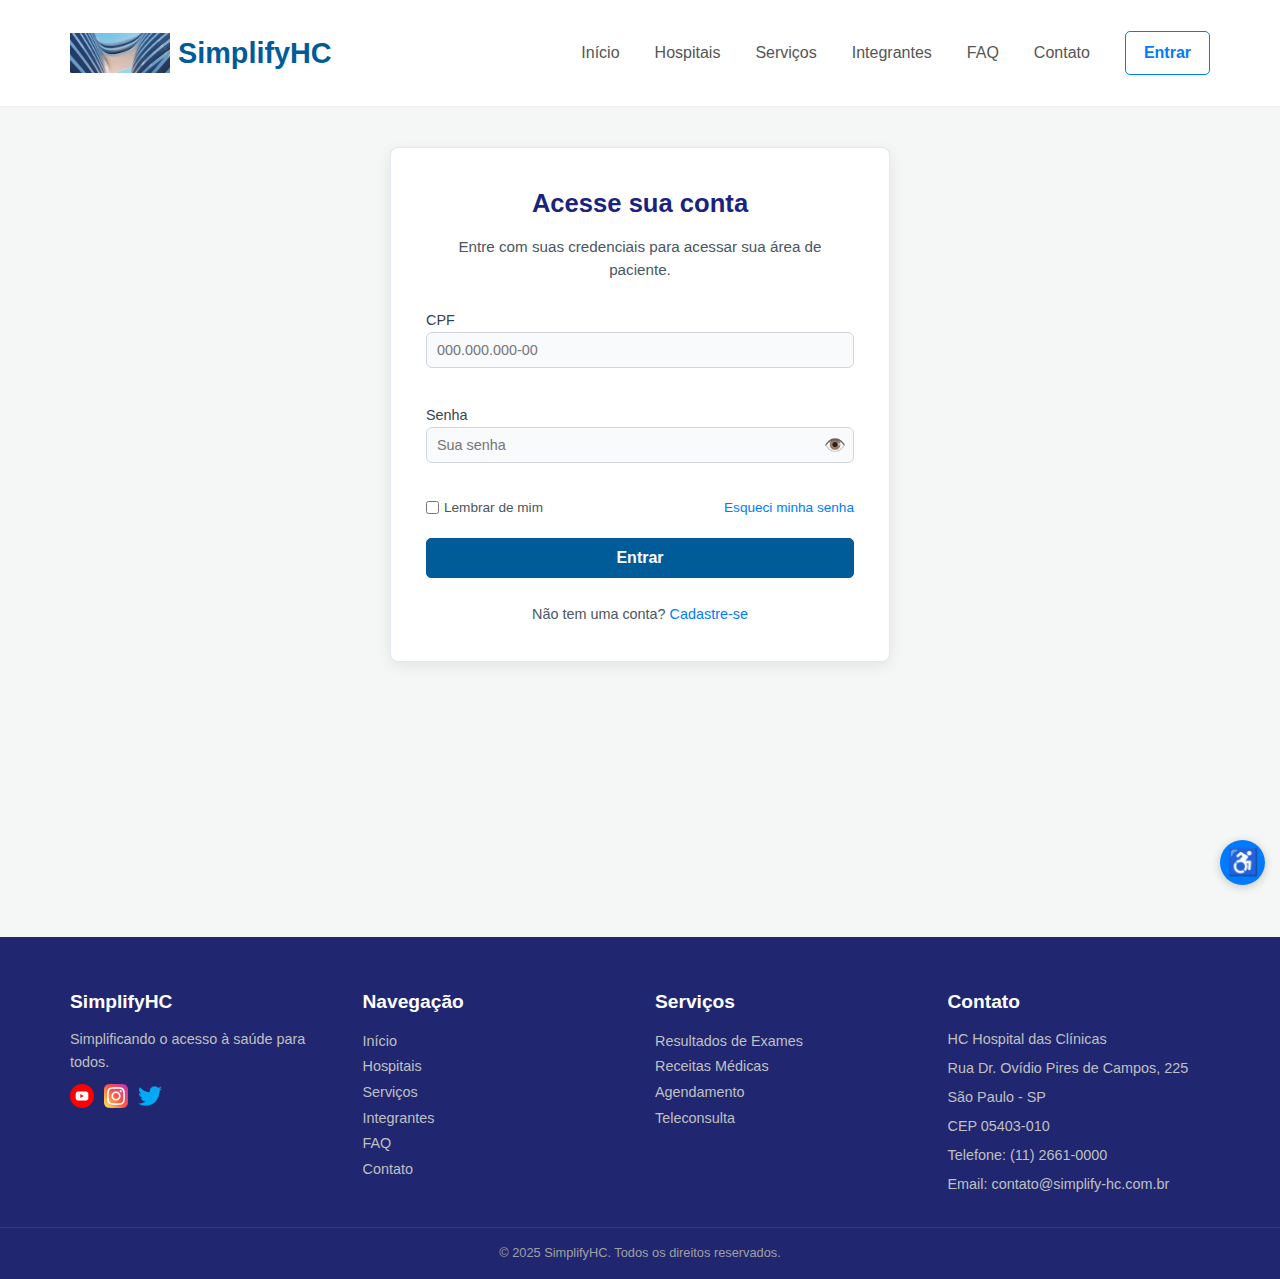
<file: Challenge Front-end/assets/paginas/area-paciente/meu-perfil.html>
<!DOCTYPE html>
<html lang="pt-BR">
   <head>
      <meta charset="UTF-8">
      <meta name="viewport" content="width=device-width, initial-scale=1">
      <title>Meu Perfil – SimplifyHC</title>
      <link rel="shortcut icon" href="../../img/icons/icone-site.ico" type="image/x-icon">
      <link rel="stylesheet" href="../../../assets/css/style.css">
      <link rel="stylesheet" href="../../../assets/css/area-paciente.css">
      <link rel="stylesheet" href="../../../assets/css/guia-interativo.css">
      <script src="../../../assets/js/script.js" defer></script>
      <script src="../../../assets/js/dados-pacientes.js" defer></script>
      <script src="../../../assets/js/area-paciente.js" defer></script>
      <script src="../../../assets/js/guia-interativo.js" defer></script>
   </head>
   <body class="area-paciente-active">
      <header>
         <div class="container">
            <a href="../../../index.html" class="logo">
            <img src="../../../assets/img/imagem-index/imagem-logo.jpeg" alt="Logo SimplifyHC">
            <span>SimplifyHC</span>
            </a>
            <button class="menu-toggle" type="button" aria-label="Abrir menu" aria-expanded="false" aria-controls="primary-navigation">
            <img src="../../../assets/img/icons/icone-botao.png" alt="Menu" class="menu-icon-img">
            </button>
            <nav id="primary-navigation" aria-hidden="true" aria-label="Navegação principal">
               <ul>
                  <li><a href="../../../index.html">Início</a></li>
                  <li><a href="../hospitais.html">Hospitais</a></li>
                  <li><a href="../servicos.html">Serviços</a></li>
                  <li><a href="../integrantes.html">Integrantes</a></li>
                  <li><a href="../faq.html">FAQ</a></li>
                  <li><a href="../contato.html">Contato</a></li>
                  <li class="nav-item-login">
                     <a href="../cadastro-login.html" class="btn-nav-login active">Meu Perfil</a>
                  </li>
               </ul>
            </nav>
         </div>
      </header>
      <main class="paciente-main-container container">
         <aside class="paciente-sidebar">
            <div class="paciente-sidebar-header">
               <h3>Área do Paciente</h3>
               <p id="sidebarUserName">Carregando...</p>
            </div>
            <nav class="paciente-nav" aria-label="Navegação da área do paciente">
               <ul>
                  <li><a href="./meu-perfil.html" class="active">
                     <span class="nav-icon">👤</span> Meus Dados </a>
                  </li>
                  <li><a href="./meus-exames.html">
                     <span class="nav-icon">📄</span> Exames </a>
                  </li>
                  <li><a href="./minhas-receitas.html">
                     <span class="nav-icon">💊</span> Receitas </a>
                  </li>
                  <li><a href="./minhas-consultas.html">
                     <span class="nav-icon">📅</span> Consultas </a>
                  </li>
                  <li><a href="#" id="linkSair">
                     <span class="nav-icon">🚪</span> Sair </a>
                  </li>
               </ul>
            </nav>
         </aside>
         <section class="paciente-content-area">
            <div class="content-header">
               <h2>Meus Dados</h2>
               <div class="form-actions-header">
                  <button id="editProfileButton" class="btn btn-secondary" type="button">Editar</button>
                  <button id="saveProfileButton" class="btn btn-primary" type="submit" form="formInformacoesPessoais">Salvar</button>
                  <button id="cancelEditButton" class="btn btn-tertiary hidden" type="button">Cancelar</button>
               </div>
            </div>
            <form id="formInformacoesPessoais" onsubmit="return false;">
               <div class="meus-dados-grid">
                  <div class="info-section">
                     <h3>Informações Pessoais</h3>
                     <div class="info-item">
                        <strong>Nome Completo:</strong>
                        <input type="text" id="userName" disabled title="Nome Completo" placeholder="Digite seu nome completo">
                     </div>
                     <div class="info-item">
                        <strong>CPF:</strong>
                        <input type="text" id="userCpf" disabled title="CPF" placeholder="Digite seu CPF">
                     </div>
                     <div class="info-item">
                        <strong>Data de Nascimento:</strong>
                        <input type="text" id="userDob" disabled title="Data de Nascimento" placeholder="DD/MM/AAAA">
                     </div>
                     <div class="info-item">
                        <strong>Email:</strong>
                        <input type="email" id="userEmail" disabled title="Email" placeholder="Digite seu email">
                     </div>
                     <div class="info-item">
                        <strong>Telefone:</strong>
                        <input type="tel" id="userTelefone" disabled title="Telefone" placeholder="(XX) XXXXX-XXXX">
                     </div>
                     <div class="info-item">
                        <strong>ID do Chat do Telegram (Opcional):</strong>
                        <input type="text" id="userTelegramId" disabled title="ID do Chat do Telegram" placeholder="Seu ID do Telegram">
                     </div>
                  </div>
                  <div class="saude-resumo-section">
                     <h3>Resumo da Saúde</h3>
                     <div class="saude-resumo-item">
                        <h4>Próximas Consultas</h4>
                        <ul id="resumoProximasConsultas">
                           <li><em>Nenhuma consulta agendada.</em></li>
                        </ul>
                     </div>
                     <div class="saude-resumo-item">
                        <h4>Receitas Ativas</h4>
                        <ul id="resumoReceitasAtivas">
                           <li><em>Nenhuma receita ativa.</em></li>
                        </ul>
                     </div>
                     <div class="saude-resumo-item">
                        <h4>Últimos Exames</h4>
                        <ul id="resumoUltimosExames">
                           <li><em>Nenhum exame recente.</em></li>
                        </ul>
                     </div>
                  </div>
               </div>
               <div class="notificacoes-section">
                  <h3>Preferências de Notificação</h3>
                  <div class="notificacao-opcao">
                     <div class="notificacao-texto">
                        <strong>Notificações por Email</strong>
                        <span>Receba lembretes de consultas e resultados de exames por email.</span>
                     </div>
                     <label class="switch" for="notifEmail">
                     <input type="checkbox" id="notifEmail" disabled title="Ativar notificações por Email">
                     <span class="slider"></span>
                     </label>
                  </div>
                  <div class="notificacao-opcao">
                     <div class="notificacao-texto">
                        <strong>Notificações por Telegram</strong>
                        <span>Receba lembretes e alertas importantes pelo nosso bot no Telegram (requer ID do Telegram preenchido).</span>
                     </div>
                     <label class="switch" for="notifTelegram">
                     <input type="checkbox" id="notifTelegram" disabled title="Ativar notificações por Telegram">
                     <span class="slider"></span>
                     </label>
                  </div>
                  <div class="notificacao-opcao">
                     <div class="notificacao-texto">
                        <strong>Lembretes de Consulta</strong>
                        <span>Receba lembretes no dia anterior e 1 hora antes das suas consultas (via Email/Telegram, se ativos).</span>
                     </div>
                     <label class="switch" for="lembreteConsulta">
                     <input type="checkbox" id="lembreteConsulta" disabled title="Ativar lembretes de consulta">
                     <span class="slider"></span>
                     </label>
                  </div>
               </div>
            </form>
         </section>
      </main>
      <footer>
         <div class="container footer-content">
            <div class="footer-column about">
               <h3>SimplifyHC</h3>
               <p>Simplificando o acesso à saúde para todos.</p>
               <div class="social-icons">
                  <a href="https://www.youtube.com/user/RedeLucyMontoro" title="Youtube da Rede Lucy Montoro" target="_blank" rel="noopener"><img src="../../../assets/img/icons/icone-youtube.png" alt="Ícone Youtube"></a>
                  <a href="https://www.instagram.com/redelucymontoro/" title="Instagram da Rede Lucy Montoro" target="_blank" rel="noopener"><img src="../../../assets/img/icons/icone-instagram.png" alt="Ícone Instagram"></a>
                  <a href="https://twitter.com/redelucymontoro" title="Twitter da Rede Lucy Montoro" target="_blank" rel="noopener"><img src="../../../assets/img/icons/icone-twitter.png" alt="Ícone Twitter"></a>
               </div>
            </div>
            <div class="footer-column links">
               <h4>Navegação</h4>
               <ul>
                  <li><a href="../../../index.html">Início</a></li>
                  <li><a href="../hospitais.html">Hospitais</a></li>
                  <li><a href="../servicos.html">Serviços</a></li>
                  <li><a href="../integrantes.html">Integrantes</a></li>
                  <li><a href="../faq.html">FAQ</a></li>
                  <li><a href="../contato.html">Contato</a></li>
               </ul>
            </div>
            <div class="footer-column links">
               <h4>Serviços Paciente</h4>
               <ul>
                  <li><a href="./meus-exames.html">Resultados de Exames</a></li>
                  <li><a href="./minhas-receitas.html">Receitas Médicas</a></li>
                  <li><a href="./minhas-consultas.html">Agendamento</a></li>
                  <li><a href="./minhas-consultas.html">Teleconsulta</a></li>
               </ul>
            </div>
            <div class="footer-column contact">
               <h4>Contato</h4>
               <p>HC Hospital das Clínicas</p>
               <p>Rua Dr. Ovídio Pires de Campos, 225</p>
               <p>São Paulo - SP</p>
               <p>CEP 05403-010</p>
               <p>Telefone: (11) 2661-0000</p>
               <p>Email: contato@simplify-hc.com.br</p>
            </div>
         </div>
         <div class="footer-bottom">
            <p>© 2025 SimplifyHC. Todos os direitos reservados.</p>
         </div>
      </footer>
      <div class="floating-buttons">
         <a href="#" class="floating-btn accessibility-btn" id="toggleGuideFloatingButton" role="button" aria-label="Guia Interativo">♿</a>
      </div>
   </body>
</html>
</file>
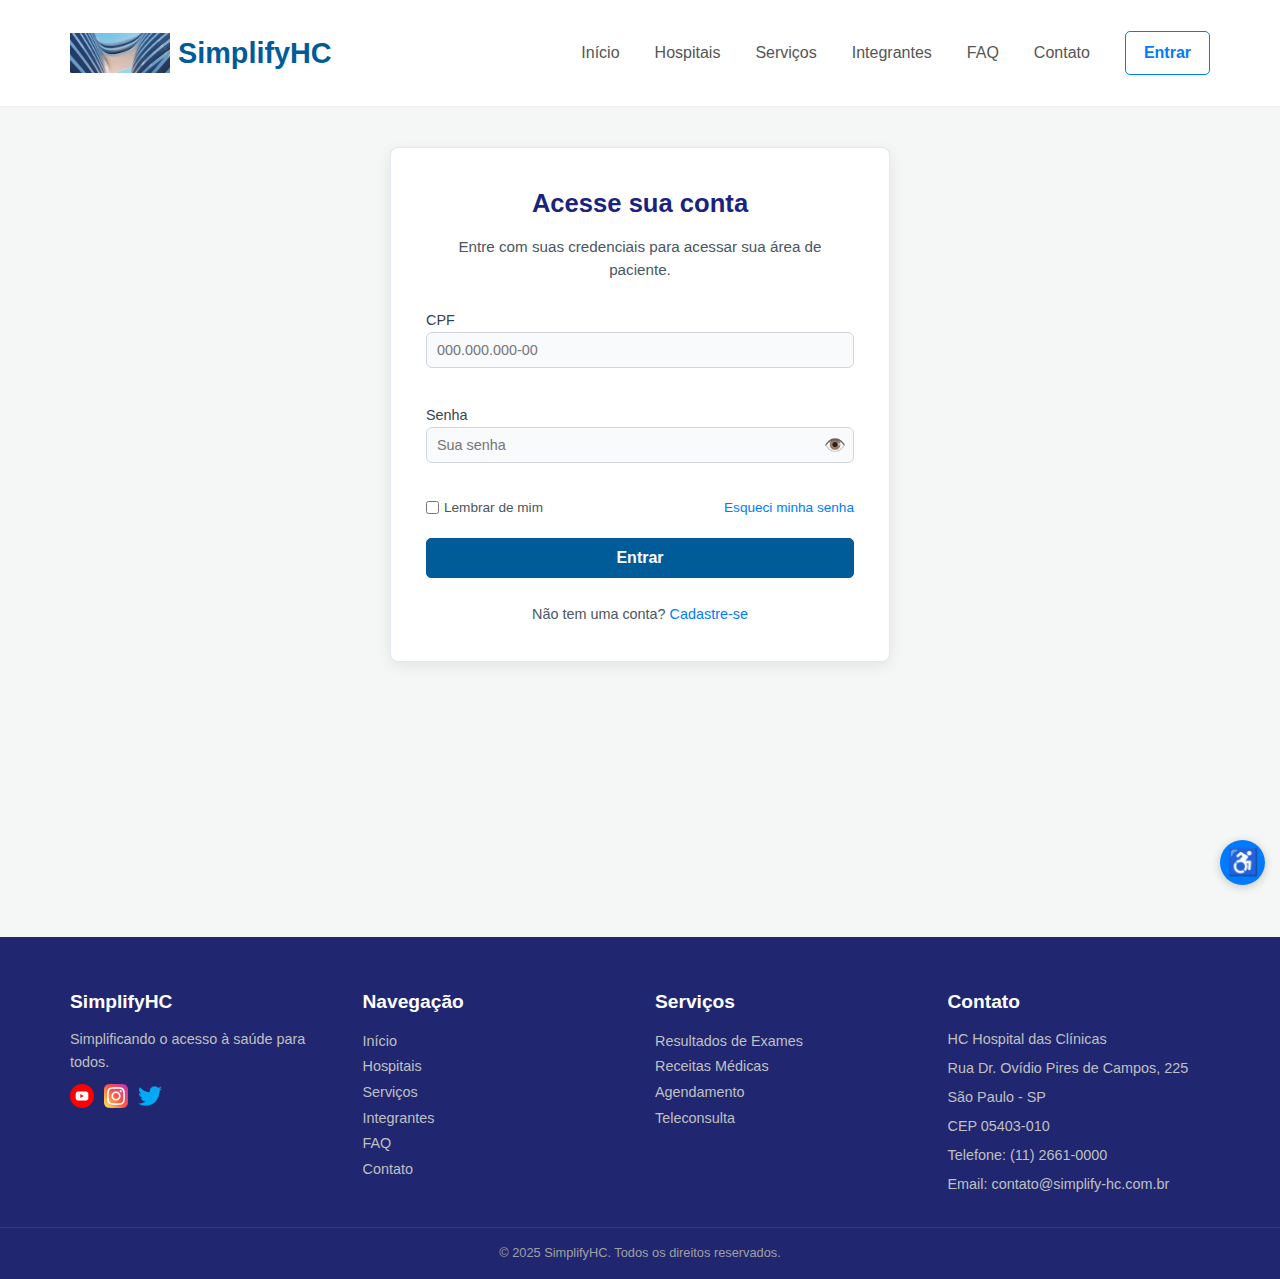
<file: Challenge Front-end/assets/paginas/area-paciente/meus-exames.html>
<!DOCTYPE html>
<html lang="pt-BR">

<head>
    <meta charset="UTF-8">
    <meta name="viewport" content="width=device-width, initial-scale=1.0">
    <title>Meus Exames - SimplifyHC</title>
    <link rel="shortcut icon" href="../../img/icons/icone-site.ico" type="image/x-icon">
    <link rel="stylesheet" href="../../../assets/css/style.css">
    <link rel="stylesheet" href="../../../assets/css/area-paciente.css">
    <link rel="stylesheet" href="../../../assets/css/guia-interativo.css">
    <script src="../../../assets/js/script.js" defer></script>
    <script src="../../../assets/js/dados-pacientes.js" defer></script>
    <script src="../../../assets/js/area-paciente.js" defer></script>
    <script src="../../../assets/js/guia-interativo.js" defer></script>
</head>

<body class="area-paciente-active">

    <header>
        <div class="container">
            <div>
                <a href="../../../index.html" class="logo">
                    <img src="../../../assets/img/imagem-index/imagem-logo.jpeg" alt="Logo SimplifyHC">
                    <span>SimplifyHC</span>
                </a>
            </div>
            <button class="menu-toggle" type="button" aria-label="Abrir menu" aria-expanded="false"
                aria-controls="primary-navigation">
                <img src="../../../assets/img/icons/icone-botao.png" alt="Menu" class="menu-icon-img">
            </button>
            <nav id="primary-navigation" aria-hidden="true" aria-label="Navegação principal">
                <ul>
                    <li><a href="../../../index.html">Início</a></li>
                    <li><a href="../hospitais.html">Hospitais</a></li>
                    <li><a href="../servicos.html">Serviços</a></li>
                    <li><a href="../integrantes.html">Integrantes</a></li>
                    <li><a href="../faq.html">FAQ</a></li>
                    <li><a href="../contato.html">Contato</a></li>
                    <li class="nav-item-login"><a href="./meu-perfil.html" class="btn-nav-login active">Meu Perfil</a>
                    </li>
                </ul>
            </nav>
        </div>
    </header>

    <main class="paciente-main-container container">
        <aside class="paciente-sidebar">
            <div class="paciente-sidebar-header">
                <h3>Área do Paciente</h3>
                <p id="sidebarUserName">Carregando...</p> <!-- JS vai popular -->
            </div>
            <nav class="paciente-nav" aria-label="Navegação da área do paciente">
                <ul>
                    <li><a href="./meu-perfil.html"><span class="nav-icon">👤</span> Meus Dados</a></li>
                    <li><a href="./meus-exames.html" class="active"><span class="nav-icon">📄</span> Exames</a></li>
                    <li><a href="./minhas-receitas.html"><span class="nav-icon">💊</span> Receitas</a></li>
                    <li><a href="./minhas-consultas.html"><span class="nav-icon">📅</span> Consultas</a></li>
                    <li><a href="#" id="linkSair"><span class="nav-icon">🚪</span> Sair</a></li>
                </ul>
            </nav>
        </aside>

        <section class="paciente-content-area">
            <div class="content-header">
                <h2>Meus Exames</h2>
            </div>

            <div class="lista-itens" id="listaExamesContainer">
                <!-- Placeholder para quando não há exames ou estão carregando -->
                <div class="placeholder-content hidden" id="examesPlaceholder">
                    <!-- O JS vai popular isso -->
                </div>
                <table class="tabela-itens hidden" id="tabelaExames"> <!-- hidden por padrão, JS mostra -->
                    <thead>
                        <tr>
                            <th>Nome do Exame</th>
                            <th>Data</th>
                            <th>Resultado</th>
                            <th>Ações</th>
                        </tr>
                    </thead>
                    <tbody>
                        <!-- Linhas de exames serão inseridas aqui pelo JS -->
                    </tbody>
                </table>
            </div>

            <div class="info-importante-box">
                <h4>Informações Importantes</h4>
                <ul>
                    <li>Os resultados dos exames laboratoriais ficam disponíveis em até 48h após a realização.</li>
                    <li>Para exames de imagem, os laudos podem demorar até 72h.</li>
                    <li>Os resultados ficam disponíveis permanentemente em sua conta para consulta.</li>
                    <li>Em caso de dúvidas sobre os resultados, consulte seu médico. Não interprete os resultados
                        sozinho.</li>
                </ul>
            </div>
        </section>
    </main>

    <footer>
        <div class="container footer-content">
            <div class="footer-column about">
                <h3>SimplifyHC</h3>
                <p>Simplificando o acesso à saúde para todos.</p>
                <div class="social-icons">
                    <a href="https://www.youtube.com/user/RedeLucyMontoro" title="Youtube da Rede Lucy Montoro"
                        target="_blank" rel="noopener"><img src="../../../assets/img/icons/icone-youtube.png"
                            alt="Ícone Youtube"></a>
                    <a href="https://www.instagram.com/redelucymontoro/" title="Instagram da Rede Lucy Montoro"
                        target="_blank" rel="noopener"><img src="../../../assets/img/icons/icone-instagram.png"
                            alt="Ícone Instagram"></a>
                    <a href="https://twitter.com/redelucymontoro" title="Twitter da Rede Lucy Montoro" target="_blank"
                        rel="noopener"><img src="../../../assets/img/icons/icone-twitter.png" alt="Ícone Twitter"></a>
                </div>
            </div>
            <div class="footer-column links">
                <h4>Navegação</h4>
                <ul>
                    <li><a href="../../../index.html">Início</a></li>
                    <li><a href="../hospitais.html">Hospitais</a></li>
                    <li><a href="../servicos.html">Serviços</a></li>
                    <li><a href="../integrantes.html">Integrantes</a></li>
                    <li><a href="../faq.html">FAQ</a></li>
                    <li><a href="../contato.html">Contato</a></li>
                </ul>
            </div>
            <div class="footer-column links">
                <h4>Serviços Paciente</h4>
                <ul>
                    <li><a href="./meus-exames.html">Resultados de Exames</a></li>
                    <li><a href="./minhas-receitas.html">Receitas Médicas</a></li>
                    <li><a href="./minhas-consultas.html">Agendamento</a></li>
                    <li><a href="./minhas-consultas.html">Teleconsulta</a></li>
                </ul>
            </div>
            <div class="footer-column contact">
                <h4>Contato</h4>
                <p>HC Hospital das Clínicas</p>
                <p>Rua Dr. Ovídio Pires de Campos, 225</p>
                <p>São Paulo - SP</p>
                <p>CEP 05403-010</p>
                <p>Telefone: (11) 2661-0000</p>
                <p>Email: contato@simplify-hc.com.br</p>
            </div>
        </div>
        <div class="footer-bottom">
            <p>© 2025 SimplifyHC. Todos os direitos reservados.</p>
        </div>
    </footer>

    <div class="floating-buttons">
        <a href="#" class="floating-btn accessibility-btn" id="toggleGuideFloatingButton" role="button"
            aria-label="Guia Interativo">♿</a>
    </div>

</body>

</html>
</file>
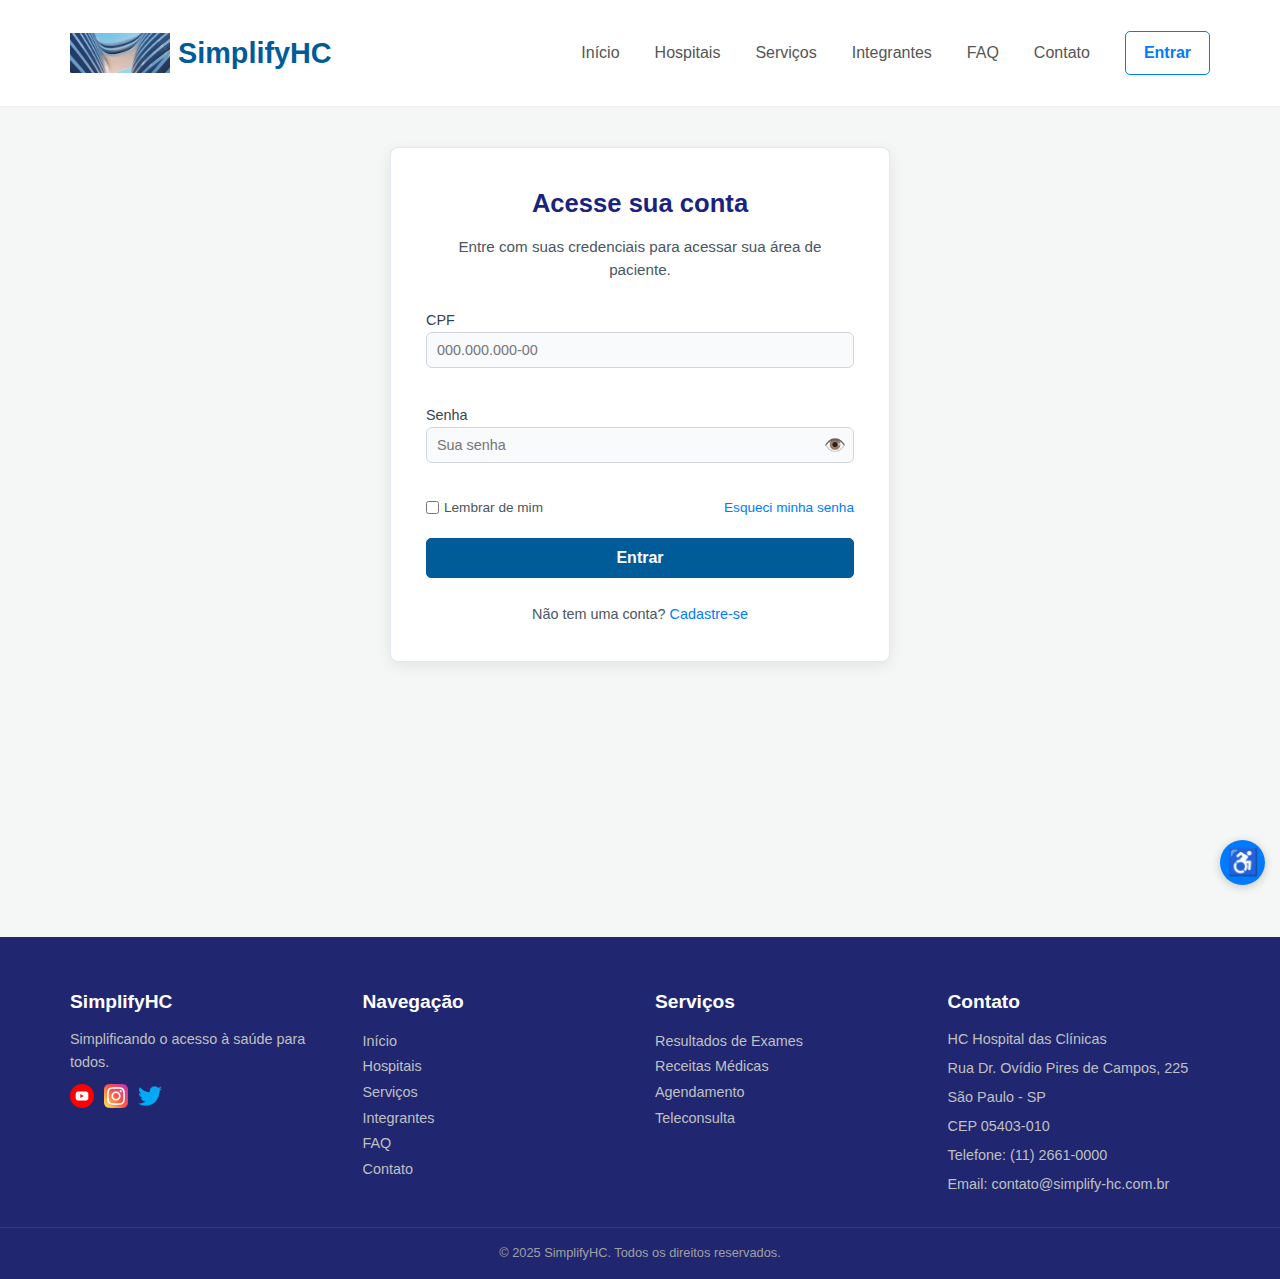
<file: Challenge Front-end/assets/paginas/area-paciente/minhas-consultas.html>
<!DOCTYPE html>
<html lang="pt-BR">

<head>
    <meta charset="UTF-8">
    <meta name="viewport" content="width=device-width, initial-scale=1.0">
    <title>Minhas Consultas - SimplifyHC</title>
    <link rel="shortcut icon" href="../../img/icons/icone-site.ico" type="image/x-icon">
    <link rel="stylesheet" href="../../../assets/css/style.css">
    <link rel="stylesheet" href="../../../assets/css/area-paciente.css">
    <link rel="stylesheet" href="../../../assets/css/guia-interativo.css">
    <script src="../../../assets/js/script.js" defer></script>
    <script src="../../../assets/js/dados-pacientes.js" defer></script>
    <script src="../../../assets/js/area-paciente.js" defer></script>
    <script src="../../../assets/js/guia-interativo.js" defer></script>
</head>

<body class="area-paciente-active">

    <header>
        <div class="container">
            <div>
                <a href="../../../index.html" class="logo">
                    <img src="../../../assets/img/imagem-index/imagem-logo.jpeg" alt="Logo SimplifyHC">
                    <span>SimplifyHC</span>
                </a>
            </div>
            <button class="menu-toggle" type="button" aria-label="Abrir menu" aria-expanded="false"
                aria-controls="primary-navigation">
                <img src="../../../assets/img/icons/icone-botao.png" alt="Menu" class="menu-icon-img">
            </button>
            <nav id="primary-navigation" aria-hidden="true" aria-label="Navegação principal">
                <ul>
                    <li><a href="../../../index.html">Início</a></li>
                    <li><a href="../hospitais.html">Hospitais</a></li>
                    <li><a href="../servicos.html">Serviços</a></li>
                    <li><a href="../integrantes.html">Integrantes</a></li>
                    <li><a href="../faq.html">FAQ</a></li>
                    <li><a href="../contato.html">Contato</a></li>
                    <li class="nav-item-login"><a href="./meu-perfil.html" class="btn-nav-login active">Meu Perfil</a>
                    </li>
                </ul>
            </nav>
        </div>
    </header>

    <main class="paciente-main-container container">
        <aside class="paciente-sidebar">
            <div class="paciente-sidebar-header">
                <h3>Área do Paciente</h3>
                <p id="sidebarUserName">Carregando...</p>
            </div>
            <nav class="paciente-nav" aria-label="Navegação da área do paciente">
                <ul>
                    <li><a href="./meu-perfil.html"><span class="nav-icon">👤</span> Meus Dados</a></li>
                    <li><a href="./meus-exames.html"><span class="nav-icon">📄</span> Exames</a></li>
                    <li><a href="./minhas-receitas.html"><span class="nav-icon">💊</span> Receitas</a></li>
                    <li><a href="./minhas-consultas.html" class="active"><span class="nav-icon">📅</span> Consultas</a>
                    </li>
                    <li><a href="#" id="linkSair"><span class="nav-icon">🚪</span> Sair</a></li>
                </ul>
            </nav>
        </aside>

        <section class="paciente-content-area">
            <div class="content-header">
                <h2>Minhas Consultas</h2>
                <button class="btn btn-primary" id="agendarNovaConsultaBtn" type="button">
                    <span class="nav-icon icon-inverted-margin">📅</span> Agendar Nova Consulta
                </button>
            </div>

            <div class="consultas-tabs">
                <button type="button" class="tab-link active" data-tab="proximas-consultas-content">Próximas Consultas</button>
                <button type="button" class="tab-link" data-tab="historico-consultas-content">Histórico de Consultas</button>
            </div>

            <div id="proximas-consultas-content" class="tab-content active">
                <div class="placeholder-content hidden" id="proximasConsultasPlaceholder">
                    <!-- O JS vai popular isso -->
                </div>
                <div id="proximasConsultasList" class="lista-itens">
                    <!-- Conteúdo populado por JS -->
                </div>
            </div>

            <div id="historico-consultas-content" class="tab-content">
                <div class="placeholder-content hidden" id="historicoConsultasPlaceholder">
                    <!-- O JS vai popular isso -->
                </div>
                <div id="historicoConsultasList" class="lista-itens">
                    <!-- Conteúdo populado por JS -->
                </div>
            </div>

            <div class="info-importante-box">
                <h4>Informações Importantes</h4>
                <ul>
                    <li>Cancele consultas com pelo menos 24 horas de antecedência para evitar indisponibilidade de
                        horários para outros pacientes.</li>
                    <li>Para teleconsultas, teste seu equipamento (câmera e microfone) e conexão com a internet antes do
                        horário agendado.</li>
                    <li>Chegue com 15 minutos de antecedência para consultas presenciais.</li>
                    <li>Leve seus documentos (RG, CPF, Cartão SUS) e, se aplicável, exames anteriores para a consulta.
                    </li>
                </ul>
            </div>

            <dialog id="modalAgendarConsulta" class="modal-overlay" aria-labelledby="modalAgendarTitle" aria-describedby="modalAgendarDescription">
                <div class="modal-content">
                    <button type="button" class="modal-close-btn" aria-label="Fechar modal">×</button>
                    <h3 id="modalAgendarTitle">Agendar Nova Consulta</h3>
                    <form id="formAgendarConsulta">
                        <div class="form-group">
                            <label for="tipoConsulta">Tipo de Consulta*:</label>
                            <select id="tipoConsulta" name="tipoConsulta" required>
                                <option value="Presencial">Presencial</option>
                                <option value="Teleconsulta">Teleconsulta</option>
                            </select>
                        </div>
                        <div class="form-group">
                            <label for="especialidadeConsulta">Especialidade*:</label>
                            <input type="text" id="especialidadeConsulta" name="especialidadeConsulta"
                                placeholder="Ex: Cardiologia" required>
                        </div>
                        <div class="form-group">
                            <label for="medicoConsulta">Médico (Opcional):</label>
                            <input type="text" id="medicoConsulta" name="medicoConsulta" placeholder="Nome do médico">
                        </div>
                        <div class="form-group">
                            <label for="dataConsulta">Data e Hora*:</label>
                            <input type="datetime-local" id="dataConsulta" name="dataConsulta" required>
                        </div>
                        <div class="form-group">
                            <label for="localConsulta">Local/Unidade*:</label>
                            <input type="text" id="localConsulta" name="localConsulta"
                                placeholder="Ex: HC Clínicas - Unidade Central ou 'Teleconsulta'" required>
                        </div>
                        <div class="form-group">
                            <label for="observacoesConsulta">Observações:</label>
                            <textarea id="observacoesConsulta" name="observacoesConsulta" rows="3"
                                placeholder="Ex: Trazer exames anteriores"></textarea>
                        </div>
                        <button type="submit" class="btn btn-primary">Confirmar Agendamento</button>
                    </form>
                    <div id="agendamentoStatus" class="form-status-message" aria-live="polite"></div>
                </div>
            </dialog>
        </section>
    </main>

    <footer>
        <div class="container footer-content">
            <div class="footer-column about">
                <h3>SimplifyHC</h3>
                <p>Simplificando o acesso à saúde para todos.</p>
                <div class="social-icons">
                    <a href="https://www.youtube.com/user/RedeLucyMontoro" title="Youtube da Rede Lucy Montoro"
                        target="_blank" rel="noopener"><img src="../../../assets/img/icons/icone-youtube.png"
                            alt="Ícone Youtube"></a>
                    <a href="https://www.instagram.com/redelucymontoro/" title="Instagram da Rede Lucy Montoro"
                        target="_blank" rel="noopener"><img src="../../../assets/img/icons/icone-instagram.png"
                            alt="Ícone Instagram"></a>
                    <a href="https://twitter.com/redelucymontoro" title="Twitter da Rede Lucy Montoro" target="_blank"
                        rel="noopener"><img src="../../../assets/img/icons/icone-twitter.png" alt="Ícone Twitter"></a>
                </div>
            </div>
            <div class="footer-column links">
                <h4>Navegação</h4>
                <ul>
                    <li><a href="../../../index.html">Início</a></li>
                    <li><a href="../hospitais.html">Hospitais</a></li>
                    <li><a href="../servicos.html">Serviços</a></li>
                    <li><a href="../integrantes.html">Integrantes</a></li>
                    <li><a href="../faq.html">FAQ</a></li>
                    <li><a href="../contato.html">Contato</a></li>
                </ul>
            </div>
            <div class="footer-column links">
                <h4>Serviços Paciente</h4>
                <ul>
                    <li><a href="./meus-exames.html">Resultados de Exames</a></li>
                    <li><a href="./minhas-receitas.html">Receitas Médicas</a></li>
                    <li><a href="./minhas-consultas.html">Agendamento</a></li>
                    <li><a href="./minhas-consultas.html">Teleconsulta</a></li>
                </ul>
            </div>
            <div class="footer-column contact">
                <h4>Contato</h4>
                <p>HC Hospital das Clínicas</p>
                <p>Rua Dr. Ovídio Pires de Campos, 225</p>
                <p>São Paulo - SP</p>
                <p>CEP 05403-010</p>
                <p>Telefone: (11) 2661-0000</p>
                <p>Email: contato@simplify-hc.com.br</p>
            </div>
        </div>
        <div class="footer-bottom">
            <p>© 2025 SimplifyHC. Todos os direitos reservados.</p>
        </div>
    </footer>

    <div class="floating-buttons">
        <a href="#" class="floating-btn accessibility-btn" id="toggleGuideFloatingButton" role="button" aria-label="Guia Interativo">♿</a>
    </div>

</body>

</html>
</file>
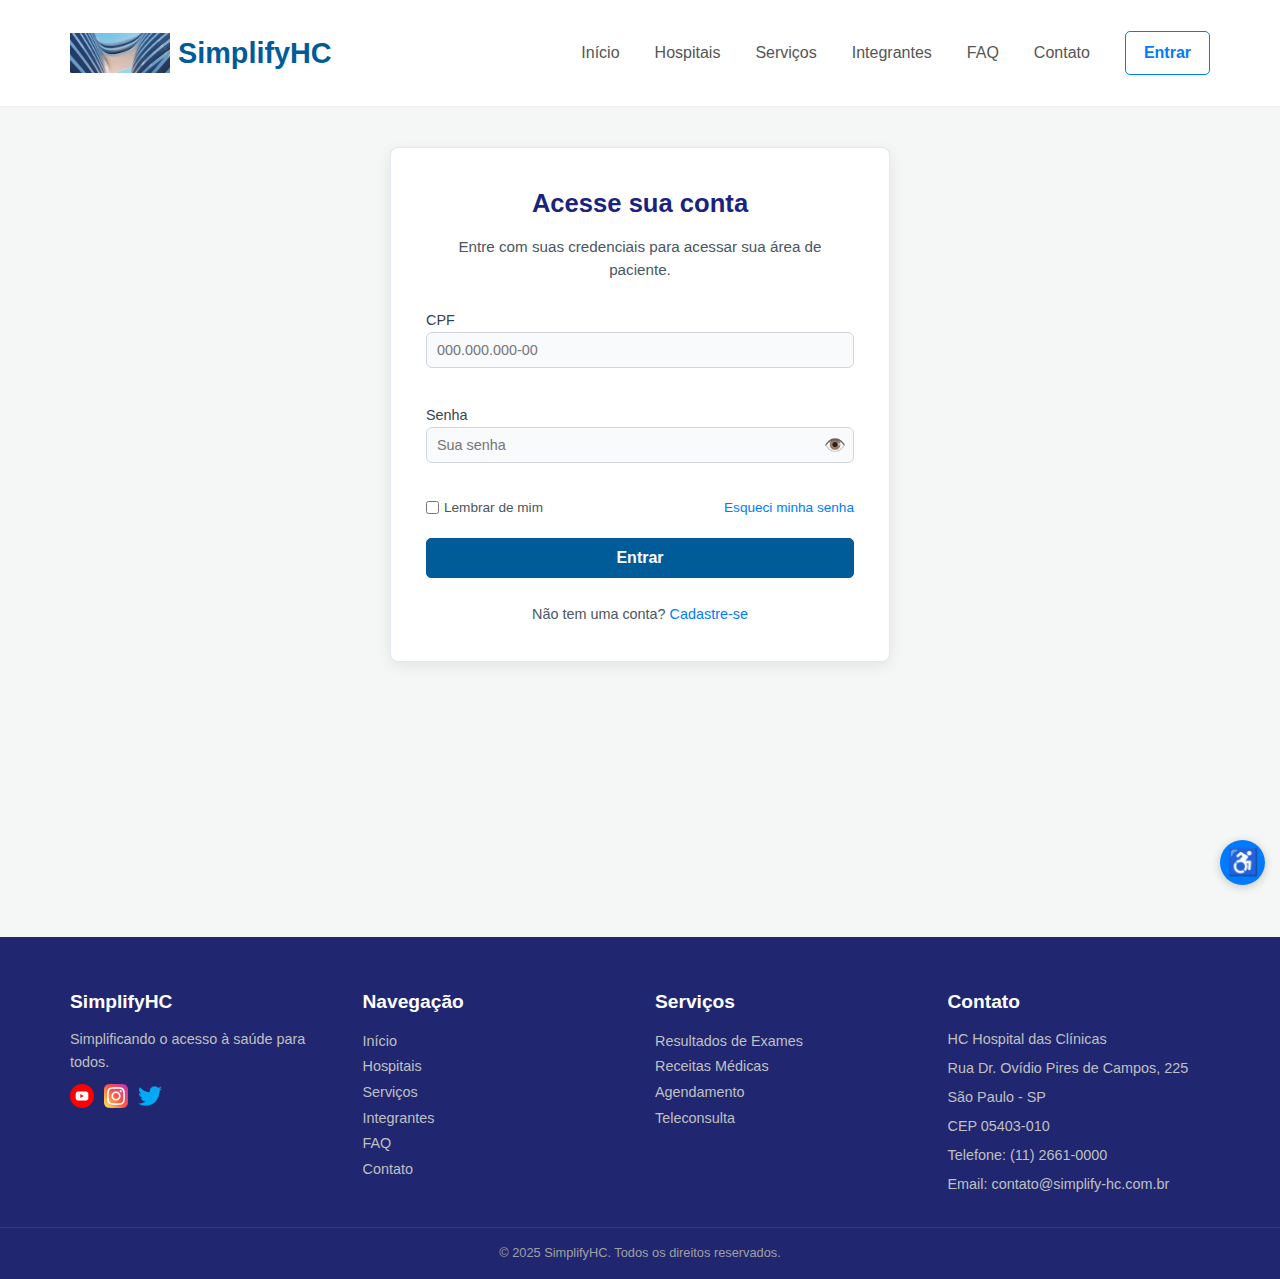
<file: Challenge Front-end/assets/paginas/area-paciente/minhas-receitas.html>
<!DOCTYPE html>
<html lang="pt-BR">

<head>
    <meta charset="UTF-8">
    <meta name="viewport" content="width=device-width, initial-scale=1.0">
    <title>Minhas Receitas - SimplifyHC</title>
    <link rel="shortcut icon" href="../../img/icons/icone-site.ico" type="image/x-icon">
    <link rel="stylesheet" href="../../../assets/css/style.css">
    <link rel="stylesheet" href="../../../assets/css/area-paciente.css">
    <link rel="stylesheet" href="../../../assets/css/guia-interativo.css">
    <script src="../../../assets/js/script.js" defer></script>
    <script src="../../../assets/js/dados-pacientes.js" defer></script>
    <script src="../../../assets/js/area-paciente.js" defer></script>
    <script src="../../../assets/js/guia-interativo.js" defer></script>
</head>

<body class="area-paciente-active">

    <header>
        <div class="container">
            <div>
                <a href="../../../index.html" class="logo">
                    <img src="../../../assets/img/imagem-index/imagem-logo.jpeg" alt="Logo SimplifyHC">
                    <span>SimplifyHC</span>
                </a>
            </div>
            <button class="menu-toggle" type="button" aria-label="Abrir menu" aria-expanded="false"
                aria-controls="primary-navigation">
                <img src="../../../assets/img/icons/icone-botao.png" alt="Menu" class="menu-icon-img">
            </button>
            <nav id="primary-navigation" aria-hidden="true" aria-label="Navegação principal">
                <ul>
                    <li><a href="../../../index.html">Início</a></li>
                    <li><a href="../hospitais.html">Hospitais</a></li>
                    <li><a href="../servicos.html">Serviços</a></li>
                    <li><a href="../integrantes.html">Integrantes</a></li>
                    <li><a href="../faq.html">FAQ</a></li>
                    <li><a href="../contato.html">Contato</a></li>
                    <li class="nav-item-login"><a href="./meu-perfil.html" class="btn-nav-login active">Meu Perfil</a>
                    </li>
                </ul>
            </nav>
        </div>
    </header>

    <main class="paciente-main-container container">
        <aside class="paciente-sidebar">
            <div class="paciente-sidebar-header">
                <h3>Área do Paciente</h3>
                <p id="sidebarUserName">Carregando...</p> <!-- JS vai popular -->
            </div>
            <nav class="paciente-nav" aria-label="Navegação da área do paciente">
                <ul>
                    <li><a href="./meu-perfil.html"><span class="nav-icon">👤</span> Meus Dados</a></li>
                    <li><a href="./meus-exames.html"><span class="nav-icon">📄</span> Exames</a></li>
                    <li><a href="./minhas-receitas.html" class="active"><span class="nav-icon">💊</span> Receitas</a>
                    </li>
                    <li><a href="./minhas-consultas.html"><span class="nav-icon">📅</span> Consultas</a></li>
                    <li><a href="#" id="linkSair"><span class="nav-icon">🚪</span> Sair</a></li>
                </ul>
            </nav>
        </aside>

        <section class="paciente-content-area">
            <div class="content-header">
                <h2>Minhas Receitas</h2>
                <!-- Poderia ter filtros aqui no futuro (Ex: Ativas, Expiradas) -->
            </div>

            <div class="lista-itens" id="listaReceitasContainer">
                <!-- Placeholder para quando não há receitas -->
                <div class="placeholder-content hidden" id="receitasPlaceholder">
                    <!-- O JS vai popular isso -->
                </div>
                <!-- Cards de receitas serão inseridos aqui pelo JS -->
            </div>

            <div class="info-importante-box">
                <h4>Informações Importantes</h4>
                <ul>
                    <li>As receitas médicas digitais têm validade determinada pelo médico prescritor.</li>
                    <li>Medicamentos controlados (tarja preta/vermelha com retenção) podem exigir receita física ou
                        seguir normativas específicas para dispensação digital.</li>
                    <li>Você pode baixar suas receitas ativas em formato PDF para apresentar na farmácia.</li>
                    <li>Receitas expiradas ficam disponíveis apenas para consulta e não podem ser utilizadas para compra
                        de medicamentos.</li>
                    <li>Siga sempre a orientação do seu médico sobre o uso de medicamentos.</li>
                </ul>
            </div>
        </section>
    </main>

    <footer>
        <div class="container footer-content">
            <div class="footer-column about">
                <h3>SimplifyHC</h3>
                <p>Simplificando o acesso à saúde para todos.</p>
                <div class="social-icons">
                    <a href="https://www.youtube.com/user/RedeLucyMontoro" title="Youtube da Rede Lucy Montoro"
                        target="_blank" rel="noopener"><img src="../../../assets/img/icons/icone-youtube.png"
                            alt="Ícone Youtube"></a>
                    <a href="https://www.instagram.com/redelucymontoro/" title="Instagram da Rede Lucy Montoro"
                        target="_blank" rel="noopener"><img src="../../../assets/img/icons/icone-instagram.png"
                            alt="Ícone Instagram"></a>
                    <a href="https://twitter.com/redelucymontoro" title="Twitter da Rede Lucy Montoro" target="_blank"
                        rel="noopener"><img src="../../../assets/img/icons/icone-twitter.png" alt="Ícone Twitter"></a>
                </div>
            </div>
            <div class="footer-column links">
                <h4>Navegação</h4>
                <ul>
                    <li><a href="../../../index.html">Início</a></li>
                    <li><a href="../hospitais.html">Hospitais</a></li>
                    <li><a href="../servicos.html">Serviços</a></li>
                    <li><a href="../integrantes.html">Integrantes</a></li>
                    <li><a href="../faq.html">FAQ</a></li>
                    <li><a href="../contato.html">Contato</a></li>
                </ul>
            </div>
            <div class="footer-column links">
                <h4>Serviços Paciente</h4>
                <ul>
                    <li><a href="./meus-exames.html">Resultados de Exames</a></li>
                    <li><a href="./minhas-receitas.html">Receitas Médicas</a></li>
                    <li><a href="./minhas-consultas.html">Agendamento</a></li>
                    <li><a href="./minhas-consultas.html">Teleconsulta</a></li>
                </ul>
            </div>
            <div class="footer-column contact">
                <h4>Contato</h4>
                <p>HC Hospital das Clínicas</p>
                <p>Rua Dr. Ovídio Pires de Campos, 225</p>
                <p>São Paulo - SP</p>
                <p>CEP 05403-010</p>
                <p>Telefone: (11) 2661-0000</p>
                <p>Email: contato@simplify-hc.com.br</p>
            </div>
        </div>
        <div class="footer-bottom">
            <p>© 2025 SimplifyHC. Todos os direitos reservados.</p>
        </div>
    </footer>

    <div class="floating-buttons">
        <a href="#" class="floating-btn accessibility-btn" id="toggleGuideFloatingButton" role="button" aria-label="Guia Interativo">♿</a>
    </div>

</body>

</html>
</file>
<file: Challenge Front-end/assets/css/guia-interativo.css>
/* assets/css/guia-interativo.css */

body.guide-active-no-scroll {
    overflow: hidden !important; /* !important pode ser necessário para sobrescrever outros estilos de overflow */
}

/* Overlay Principal do Guia */
#guide-interactive-overlay {
    position: fixed;
    top: 0;
    left: 0;
    width: 100%;
    height: 100%;
    background-color: rgba(0, 0, 0, 0.75); /* Fundo escuro translúcido */
    z-index: 10000; /* Bem alto para ficar sobre outros elementos */
    display: none; /* Controlado por JS (.active) */
    /* display: flex; */ /* Usaremos flex para centralizar o balão se não houver alvo */
    /* justify-content: center; */
    /* align-items: center; */
}

#guide-interactive-overlay.active {
    display: block; /* Ou flex, se for centralizar o balão por padrão */
}

/* Balão de Informações do Passo */
.guide-interactive-step-balloon {
    position: absolute; /* Posicionado pelo JS dentro do overlay */
    background-color: #ffffff;
    color: #333333;
    padding: 20px 25px;
    border-radius: 8px;
    box-shadow: 0 8px 25px rgba(0, 0, 0, 0.2);
    max-width: 380px;
    width: 90%; /* Responsivo em telas menores */
    z-index: 10001; /* Acima do overlay, mas abaixo de modais super críticos, se houver */
    border-top: 5px solid #007bff; /* Destaque azul */
    font-size: 16px; /* Tamanho de fonte base para o balão */
    line-height: 1.6;
}

.guide-interactive-step-balloon h4 {
    font-size: 1.25em; /* 20px se base é 16px */
    color: #0056b3; /* Azul mais escuro para o título */
    margin-top: 0;
    margin-bottom: 15px;
}

.guide-interactive-step-balloon p.guide-text {
    margin-bottom: 20px;
    font-size: 0.9375em; /* 15px se base é 16px */
}

/* Seta do Balão */
.guide-interactive-arrow {
    width: 0;
    height: 0;
    border-style: solid;
    position: absolute;
    border-color: transparent; /* Base transparente */
}

.guide-interactive-arrow.up { /* Seta aponta para CIMA (balão ABAIXO do elemento) */
    border-width: 0 12px 14px 12px;
    border-bottom-color: #ffffff; /* Cor do balão */
    bottom: 100%; /* Posiciona no topo do balão, apontando para fora */
    left: 50%;
    transform: translateX(-50%);
}

.guide-interactive-arrow.down { /* Seta aponta para BAIXO (balão ACIMA do elemento) */
    border-width: 14px 12px 0 12px;
    border-top-color: #007bff; /* Cor da borda superior do balão */
    top: 100%; /* Posiciona na base do balão, apontando para fora */
    left: 50%;
    transform: translateX(-50%);
}

.guide-interactive-arrow.left { /* Seta aponta para ESQUERDA (balão à DIREITA do elemento) */
    border-width: 12px 14px 12px 0;
    border-right-color: #ffffff; /* Cor do balão */
    right: 100%; /* Posiciona à esquerda do balão */
    top: 50%;
    transform: translateY(-50%);
}

.guide-interactive-arrow.right { /* Seta aponta para DIREITA (balão à ESQUERDA do elemento) */
    border-width: 12px 0 12px 14px;
    border-left-color: #ffffff; /* Cor do balão */
    left: 100%; /* Posiciona à direita do balão */
    top: 50%;
    transform: translateY(-50%);
}

/* Botões de Navegação do Guia */
.guide-interactive-buttons {
    display: flex;
    justify-content: space-between;
    align-items: center;
    margin-top: 25px;
    padding-top: 15px;
    border-top: 1px solid #eeeeee;
}

.guide-interactive-buttons button {
    background-color: #007bff;
    color: white;
    border: none;
    padding: 10px 18px;
    border-radius: 5px;
    cursor: pointer;
    font-size: 0.9em;
    font-weight: 500;
    transition: background-color 0.2s ease;
}

.guide-interactive-buttons button:hover:not(:disabled) {
    background-color: #0056b3;
}

.guide-interactive-buttons button#guidePrevBtn {
    background-color: #6c757d; /* Cinza para o botão "Anterior" */
}
.guide-interactive-buttons button#guidePrevBtn:hover:not(:disabled) {
    background-color: #545b62;
}

.guide-interactive-buttons button:disabled {
    background-color: #cccccc;
    cursor: not-allowed;
    opacity: 0.7;
}

.guide-step-counter {
    font-size: 0.85em;
    color: #555555;
}

/* Link para Pular/Não Mostrar Novamente */
#guideSkipLink {
    display: block;
    text-align: center;
    margin-top: 20px;
    font-size: 0.85em;
    color: #007bff;
    text-decoration: none; /* Sublinhado no hover */
    background: none;
    border: none;
    cursor: pointer;
}
#guideSkipLink:hover {
    text-decoration: underline;
    color: #0056b3;
}

/* Estilo para o Elemento Destacado */
.guide-highlighted-element {
    position: relative; /* Necessário para z-index e para não quebrar layout de elementos inline */
    z-index: 10000; /* Mesmo z-index do overlay para que o highlight fique por cima do conteúdo mas não do balão */
    box-shadow: 0 0 0 4px rgba(0, 123, 255, 0.7), 0 0 20px rgba(0, 123, 255, 0.5);
    border-radius: 5px;
    transition: box-shadow 0.3s ease-in-out;
    /* Importante: Evitar background-color aqui para não cobrir o conteúdo do elemento */
    /* Se o elemento for um link, pode precisar de pointer-events: none para o guia, mas o JS pode tratar isso */
}
</file>
<file: Challenge Front-end/assets/css/cadastro-login.css>
/* assets/css/cadastro-login.css */

/* =================== ESTILOS GLOBAIS PARA A PÁGINA LOGIN (MOBILE FIRST - Base < 600px) =================== */
body.login-page-active {
    background-color: #f0f4f8;
}

.login-main {
    display: flex;
    justify-content: center;
    align-items: flex-start;
    min-height: calc(100vh - 70px); /* Altura do header (aprox) */
    padding: 20px 0; /* Padding menor para telas extra pequenas */
}

.login-container {
    width: 90%; /* Mais responsivo em telas muito pequenas */
    max-width: 420px; /* Largura máxima inicial */
}

.auth-section { display: none; }
.auth-section.active { display: block; }

.auth-card {
    background-color: #fff;
    padding: 20px; /* Padding menor para mobile */
    border-radius: 8px;
    box-shadow: 0 4px 15px rgba(0, 0, 0, 0.08);
    border: 1px solid #e2e8f0;
}
.auth-card.text-center { text-align: center; }

.auth-card h2 {
    text-align: center;
    color: #1a237e;
    margin-bottom: 10px;
    font-size: 1.4em; /* Título menor para mobile */
}
.auth-subtitle {
    text-align: center;
    color: #4b5563;
    font-size: 0.85em; /* Subtítulo menor para mobile */
    margin-bottom: 20px;
    line-height: 1.5;
}
.back-to-login {
    display: inline-block;
    margin-bottom: 15px;
    color: #007bff;
    font-size: 0.85em;
    text-decoration: none;
}
.back-to-login:hover { text-decoration: underline; }

/* Formulários */
.form-group { margin-bottom: 15px; } /* Menos margem */
.form-group label {
    font-weight: 500;
    margin-bottom: 5px;
    color: #374151;
    font-size: 0.8em;
}
.form-group input[type="text"],
.form-group input[type="email"],
.form-group input[type="password"],
.form-group input[type="tel"],
.form-group select,
.form-group textarea {
    padding: 9px 10px; /* Padding menor nos inputs */
    font-size: 0.9em; /* Fonte menor nos inputs */
    /* Outros estilos de input permanecem */
    width: 100%;
    border: 1px solid #d1d5db;
    border-radius: 6px;
    color: #1f2937;
    background-color: #f9fafb;
    transition: border-color 0.2s ease, box-shadow 0.2s ease, background-color 0.2s ease;
}
.form-group input:focus,
.form-group select:focus,
.form-group textarea:focus {
    border-color: #007bff;
    box-shadow: 0 0 0 3px rgba(0, 123, 255, 0.15);
    outline: none;
    background-color: #fff;
}
.password-wrapper { position: relative; display: flex; align-items: center; }
.password-wrapper input { padding-right: 38px !important; }
.toggle-password {
    right: 1px; top: 1px; bottom: 1px;
    width: 36px; /* Ajustado */
    font-size: 1.1em; /* Ajustado */
    /* Outros estilos do toggle permanecem */
    position: absolute; background: transparent; border: none;
    padding: 0 8px; cursor: pointer; color: #6b7280;
    display: flex; align-items: center; justify-content: center;
}
.toggle-password:hover { color: #374151; }

.form-options {
    margin-bottom: 18px;
    font-size: 0.75em; /* Opções menores */
    /* Outros estilos de form-options permanecem */
    display: flex; justify-content: space-between; align-items: center;
}
.checkbox-label { display: flex; align-items: center; color: #4b5563; cursor: pointer; }
.checkbox-label input[type="checkbox"] { margin-right: 5px; accent-color: #007bff; }
.auth-link { color: #007bff; text-decoration: none; }
.auth-link:hover { text-decoration: underline; }

.btn-full-width {
    padding-top: 10px; padding-bottom: 10px;
    font-size: 0.9em; /* Botão menor */
    /* Outros estilos do btn-full-width permanecem */
    width: 100%;
}
.auth-switch {
    margin-top: 18px;
    font-size: 0.85em;
    /* Outros estilos do auth-switch permanecem */
    text-align: center; color: #4b5563;
}
.form-status-message {
    padding: 10px; font-size: 0.85em;
    /* Outros estilos do form-status-message permanecem */
    margin-top: 15px; border-radius: 6px;
    text-align: center; border-width: 1px; border-style: solid;
}
.form-status-message.success { background-color: #e6fffa; color: #004d40; border-color: #99f6e4; }
.form-status-message.error { background-color: #ffebee; color: #c62828; border-color: #ffcdd2; }
.form-status-message:empty { display: none; }

.error-message {
    font-size: 0.75em; margin-top: 4px;
    /* Outros estilos do error-message permanecem */
    display: block; color: #c62828; min-height: 1.2em; 
}
.form-group input.invalid, .form-group select.invalid, .form-group textarea.invalid {
    border-color: #c62828;
}
.form-group input.invalid:focus, .form-group select.invalid:focus, .form-group textarea.invalid:focus {
    box-shadow: 0 0 0 3px rgba(198, 40, 40, 0.15);
}

/* Stepper do Cadastro */
.stepper {
    margin-bottom: 20px;
    padding: 0 2%; /* Padding menor para mobile */
    /* Outros estilos do stepper permanecem */
    display: flex; align-items: center; justify-content: space-between;
}
.step {
    width: 26px; height: 26px;
    font-size: 0.8em;
    /* Outros estilos do step permanecem */
    border-radius: 50%; background-color: #e2e8f0; color: #64748b;
    display: flex; align-items: center; justify-content: center;
    font-weight: bold; transition: background-color 0.3s, color 0.3s;
    position: relative; z-index: 1;
}
.step.active { background-color: #007bff; color: #fff; }
.step.completed { background-color: #005c99; color: #fff; }
.step-line {
    /* Estilos da linha do stepper permanecem */
    flex-grow: 1; height: 2px; background-color: #e2e8f0;
    margin: 0 -1px;
}
.stepper .step.active ~ .step-line,
.stepper .step.completed ~ .step-line { background-color: #007bff; }

.form-step { display: none; }
.form-step.active { display: block; }
.form-step h3 {
    font-size: 1.15em; /* Título da etapa menor para mobile */
    margin-bottom: 15px;
    /* Outros estilos do h3 da etapa permanecem */
    text-align: center; color: #1a237e;
}
.step-buttons {
    display: flex;
    flex-direction: column; /* Botões empilhados por padrão */
    gap:10px;
    margin-top: 20px;
}
.step-buttons .btn { width:100%; }

.form-dica {
    font-size: 0.75em; /* Dica menor */
    padding: 8px; margin-top: 12px;
    /* Outros estilos da dica permanecem */
    color: #4b5563; background-color: #f8fafc;
    border-radius: 4px; border-left: 3px solid #cbd5e1;
}
.security-tip { border-left-color: #facc15; background-color: #fffbeb; }

/* Cadastro Sucesso */
.success-icon { width: 50px; height: 50px; margin: 0 auto 15px auto; }
.success-actions { margin-top: 20px; display: flex; flex-direction: column; gap: 10px; }
.proximos-passos {
    margin-top: 20px; padding: 12px;
    /* Outros estilos permanecem */
    text-align: left; background-color: #f8fafc;
    border-radius: 6px; border: 1px solid #e2e8f0;
}
.proximos-passos h3 { font-size: 1em; margin-bottom: 8px; /* Menor para mobile */
    /* Outros estilos permanecem */
    color: #1a237e; text-align: center;
}
.proximos-passos ol { list-style-position: inside; padding-left: 0; }
.proximos-passos li { font-size: 0.8em; margin-bottom: 6px; /* Menor para mobile */
    /* Outros estilos permanecem */
    color: #374151; padding-left: 5px;
}
.proximos-passos li::marker { font-weight: bold; color: #007bff; }


/* =================== MEDIA QUERIES ESPECÍFICOS PARA cadastro-login.css =================== */

/* Extra Small devices (phones, 600px and down) - Esta é a base, mas podemos refinar se necessário */
@media (max-width: 360px) { /* Para telas realmente pequenas */
    .login-container { width: 95%; }
    .auth-card { padding: 15px; }
    .auth-card h2 { font-size: 1.3em; }
    .auth-subtitle { font-size: 0.8em; }
    .form-options { font-size: 0.7em; }
    .stepper { padding: 0; } /* Sem padding lateral no stepper */
    .step { width: 24px; height: 24px; font-size: 0.75em; }
}

/* Small devices (portrait tablets and large phones, 600px and up) */
@media (min-width: 600px) {
    .login-main { padding: 30px 0; } /* Padding padrão para small */
    .login-container { max-width: 460px; } /* Largura do card para small */
    .auth-card { padding: 25px; }
    .auth-card h2 { font-size: 1.5em; }
    .auth-subtitle { font-size: 0.9em; margin-bottom: 22px; }
    .form-group label { font-size: 0.85em; }
    .form-group input, .form-group select, .form-group textarea { font-size: 0.95em; padding: 10px 12px; }
    .form-options { font-size: 0.8em; margin-bottom: 20px; }
    .btn-full-width { font-size: 0.95em; }
    .auth-switch { margin-top: 22px; }
    .stepper { padding: 0 8%; margin-bottom: 22px; }
    .step { width: 28px; height: 28px; font-size: 0.85em; }
    .form-step h3 { font-size: 1.2em; margin-bottom: 18px; }
    .step-buttons { flex-direction: row; justify-content: space-between; } /* Botões lado a lado */
    .step-buttons .btn { width: 48%; }
    .success-icon { width: 55px; height: 55px; margin-bottom: 18px; }
    .proximos-passos h3 { font-size: 1.05em; }
    .proximos-passos li { font-size: 0.85em; }
}

/* Medium devices (landscape tablets, 768px and up) */
@media (min-width: 768px) {
    .login-main { padding: 40px 0; }
    .login-container { max-width: 480px; } /* Mantém uma boa largura para tablets */
    .auth-card { padding: 30px; }
    .auth-card h2 { font-size: 1.6em; margin-bottom: 12px; }
    .auth-subtitle { font-size: 0.95em; margin-bottom: 25px; }
    .form-group label { font-size: 0.9em; }
    .form-group input, .form-group select, .form-group textarea { font-size: 1em; }
    .form-options { font-size: 0.85em; }
    .btn-full-width { font-size: 1em; }
    .auth-switch { margin-top: 25px; font-size: 0.9em; }
    .stepper { padding: 0 10%; margin-bottom: 25px; }
    .step { width: 30px; height: 30px; font-size: 0.9em; }
    .form-step h3 { font-size: 1.3em; margin-bottom: 20px; }
    .success-icon { width: 60px; height: 60px; margin-bottom: 20px; }
    .proximos-passos h3 { font-size: 1.1em; }
    .proximos-passos li { font-size: 0.9em; }
}

/* Large devices (laptops/desktops, 992px and up) */
@media (min-width: 992px) {
    .login-container { max-width: 500px; } /* Pode aumentar um pouco se o design permitir */
    .auth-card { padding: 35px; }
    /* Tamanhos de fonte e espaçamentos podem ser os mesmos do medium ou levemente ajustados se necessário */
}

/* Extra-Large devices (large laptops and desktops, 1300px and up) */
@media (min-width: 1300px) {
    .login-container { max-width: 520px; }
    .auth-card { padding: 40px; }
    /* Ajustes finos para telas muito grandes, se necessário */
}
</file>
<file: Challenge Front-end/assets/css/contato.css>
/* =================== SEÇÃO HERO DA PÁGINA CONTATO (MOBILE FIRST) =================== */
#contato-hero {
    background-color: #e9f3fb;
    padding: 30px 0;
    text-align: center;
}

#contato-hero h2 {
    color: #1a237e;
    margin-bottom: 10px;
}

#contato-hero p {
    font-size: 1em;
    color: #333;
    max-width: 700px;
    margin: 0 auto;
}

/* =================== SEÇÃO FORMULÁRIO E INFORMAÇÕES (MOBILE FIRST) =================== */
#contato-form-section {
    padding: 30px 0;
    background-color: #fff;
}

.contato-layout {
    display: flex;
    flex-direction: column; /* Empilhado no mobile */
    gap: 30px;
}

.form-container {
    background-color: #fff;
    padding: 25px;
    border-radius: 8px;
    border: 1px solid #e2e8f0;
    box-shadow: 0 2px 8px rgba(0,0,0,0.05);
    flex: 2; /* O formulário ocupa mais espaço quando lado a lado */
}

.form-group {
    margin-bottom: 20px;
}

.form-group label {
    display: block;
    font-weight: 600;
    margin-bottom: 6px;
    color: #374151; /* Cinza escuro para labels */
    font-size: 0.9em;
}

.form-group input[type="text"],
.form-group input[type="email"],
.form-group input[type="tel"],
.form-group select,
.form-group textarea {
    width: 100%;
    padding: 12px;
    border: 1px solid #d1d5db; /* Borda cinza clara */
    border-radius: 6px;
    font-size: 1em;
    color: #1f2937;
    transition: border-color 0.2s ease, box-shadow 0.2s ease;
}
.form-group input:focus,
.form-group select:focus,
.form-group textarea:focus {
    border-color: #007bff;
    box-shadow: 0 0 0 2px rgba(0, 123, 255, 0.25);
    outline: none;
}
.form-group textarea {
    resize: vertical; /* Permite redimensionar verticalmente */
    min-height: 100px;
}

/* Estilos para campos inválidos */
.form-group input.invalid,
.form-group select.invalid,
.form-group textarea.invalid {
    border-color: #dc3545; /* Vermelho para erro */
}
.form-group input.invalid:focus,
.form-group select.invalid:focus,
.form-group textarea.invalid:focus {
    box-shadow: 0 0 0 2px rgba(220, 53, 69, 0.25);
}

.error-message {
    display: block;
    color: #dc3545;
    font-size: 0.8em;
    margin-top: 4px;
    min-height: 1.2em; /* Reserva espaço para a mensagem de erro */
}


.btn-enviar-contato {
    width: 100%; /* Botão ocupa largura total no mobile */
    padding: 12px 20px;
    font-size: 1em;
}

.form-status-message {
    margin-top: 15px;
    padding: 10px;
    border-radius: 5px;
    font-size: 0.9em;
    text-align: center;
}
.form-status-message.success {
    background-color: #d4edda;
    color: #155724;
    border: 1px solid #c3e6cb;
}
.form-status-message.error {
    background-color: #f8d7da;
    color: #721c24;
    border: 1px solid #f5c6cb;
}


/* Barra Lateral de Informações de Contato */
.info-contato-container {
    background-color: #f9fafb; /* Fundo levemente diferente */
    padding: 25px;
    border-radius: 8px;
    border: 1px solid #e2e8f0;
    flex: 1; /* Ocupa menos espaço quando lado a lado */
}

.info-contato-container h3 {
    color: #1a237e;
    font-size: 1.3em;
    margin-bottom: 20px;
    padding-bottom: 10px;
    border-bottom: 1px solid #d1d5db;
}

.info-bloco {
    margin-bottom: 20px;
}
.info-bloco:last-child {
    margin-bottom: 0;
}

.info-bloco h4 {
    font-size: 1em;
    color: #374151;
    font-weight: 600;
    margin-bottom: 5px;
}

.info-bloco p,
.info-bloco a {
    font-size: 0.9em;
    color: #4b5563;
    line-height: 1.6;
    margin-bottom: 3px;
}
.info-bloco a {
    color: #007bff;
    text-decoration: none;
}
.info-bloco a:hover {
    text-decoration: underline;
}

.info-redes-sociais {
    display: flex;
    gap: 12px;
    margin-top: 8px;
}
.info-redes-sociais img {
    width: 28px;
    height: 28px;
    opacity: 0.8;
    transition: opacity 0.2s;
}
.info-redes-sociais a:hover img {
    opacity: 1;
}


/* =================== MEDIA QUERIES PARA PÁGINA CONTATO =================== */
@media (max-width: 600px) {
    #contato-hero, #contato-form-section {
        padding: 20px 0;
    }
    .form-container, .info-contato-container {
        padding: 20px;
    }
    .btn-enviar-contato {
        font-size: 0.95em;
    }
}

@media (min-width: 768px) {
    #contato-hero, #contato-form-section {
        padding: 40px 0;
    }
    .contato-layout {
        flex-direction: row; /* Lado a lado em telas maiores */
        align-items: flex-start; /* Alinha os topos */
    }
    .btn-enviar-contato {
        width: auto; /* Largura automática para o botão */
        display: inline-block;
    }
}

@media (min-width: 992px) {
    #contato-hero, #contato-form-section {
        padding: 50px 0;
    }
     .form-container, .info-contato-container {
        padding: 30px;
    }
    .contato-layout {
        gap: 40px;
    }
}
</file>
<file: Challenge Front-end/assets/css/faq.css>
/* assets/css/faq.css */
/* =================== SEÇÃO HERO DA PÁGINA FAQ (MOBILE FIRST) =================== */
#faq-hero {
    background-color: #e9f3fb;
    padding: 30px 0;
    text-align: center;
}

#faq-hero h2 {
    color: #1a237e;
    margin-bottom: 10px;
}

#faq-hero p {
    font-size: 1em;
    color: #333;
    max-width: 700px;
    margin: 0 auto;
}

/* =================== SEÇÃO LISTA DE FAQ (ACCORDION - MOBILE FIRST) =================== */
#faq-list {
    padding: 30px 0;
    background-color: #fff;
}

.faq-accordion {
    max-width: 800px; /* Limita a largura do accordion */
    margin: 0 auto;
    border: 1px solid #e2e8f0;
    border-radius: 8px;
    overflow: hidden; /* Para o border-radius funcionar com os itens internos */
}

.faq-item {
    border-bottom: 1px solid #e2e8f0;
}
.faq-item:last-child {
    border-bottom: none;
}

.faq-question {
    background-color: #fff;
    color: #1a237e; /* Cor do título */
    cursor: pointer;
    padding: 18px 20px;
    width: 100%;
    border: none;
    text-align: left;
    outline: none;
    font-size: 1.05em; /* Um pouco maior que o texto normal */
    font-weight: 600; /* Semibold */
    transition: background-color 0.2s ease;
    display: flex;
    justify-content: space-between;
    align-items: center;
}

.faq-question:hover,
.faq-question:focus {
    background-color: #f8faff; /* Um azul bem claro no hover/focus */
}

.faq-icon {
    font-size: 1.2em;
    transition: transform 0.3s ease;
    margin-left: 10px;
    width: 12px; /* Largura para o ícone de seta */
    height: 12px;
    border-right: 2px solid #007bff;
    border-bottom: 2px solid #007bff;
    transform: translateY(-2px) rotate(45deg); /* Seta para baixo por padrão */
    flex-shrink: 0;
}

.faq-question[aria-expanded="true"] .faq-icon {
    transform: translateY(2px) rotate(-135deg); /* Seta para cima quando expandido */
}

.faq-answer {
    padding: 0 20px; /* Padding lateral, vertical será controlado pela transição */
    background-color: #fff;
    max-height: 0;
    overflow: hidden;
    transition: max-height 0.4s ease-out, padding-top 0.4s ease-out, padding-bottom 0.4s ease-out;
}
.faq-answer p {
    padding: 15px 0; /* Espaçamento interno do parágrafo, mas só quando visível */
    font-size: 0.95em;
    color: #333;
    line-height: 1.6;
}
.faq-answer p:first-child {
    padding-top: 5px;
}
.faq-answer p:last-child {
    padding-bottom: 20px;
}

.faq-question[aria-expanded="true"] + .faq-answer {
    max-height: 500px;
}


/* SEÇÃO "NÃO ENCONTROU O QUE PROCURAVA?" */
.faq-nao-encontrou {
    text-align: center;
    margin-top: 40px;
    padding: 20px;
    background-color: #f9fafb;
    border-radius: 8px;
    max-width: 800px;
    margin-left: auto;
    margin-right: auto;
}
.faq-nao-encontrou p {
    font-size: 1em;
    color: #333;
    margin-bottom: 15px;
}


/* =================== MEDIA QUERIES PARA PÁGINA FAQ =================== */
@media (max-width: 600px) {
    #faq-hero, #faq-list {
        padding: 20px 0;
    }
    .faq-question {
        font-size: 0.95em;
        padding: 15px;
    }
    .faq-answer p {
        font-size: 0.9em;
    }
    .faq-nao-encontrou {
        margin-top: 30px;
    }
}

/* A partir daqui, os estilos do accordion geralmente se mantêm bem.
   Pode-se ajustar o max-width do .faq-accordion se necessário em telas maiores. */

@media (min-width: 768px) {
     #faq-hero, #faq-list {
        padding: 40px 0;
    }
    .faq-question {
        font-size: 1.1em;
    }
}

@media (min-width: 992px) {
    #faq-hero, #faq-list {
        padding: 50px 0;
    }
}
</file>
<file: Challenge Front-end/assets/css/integrantes.css>
/* =================== SEÇÃO HERO DA PÁGINA EQUIPE (MOBILE FIRST) =================== */
#equipe-hero {
    background-color: #e9f3fb;
    padding: 30px 0;
    text-align: center;
}

#equipe-hero h2 {
    color: #1a237e;
    margin-bottom: 10px;
}

#equipe-hero p {
    font-size: 1em;
    color: #333;
    max-width: 700px;
    margin: 0 auto;
}

/* =================== SEÇÃO MEMBROS DA EQUIPE (MOBILE FIRST) =================== */
#membros-equipe {
    padding: 30px 0;
    background-color: #fff;
}

.equipe-grid {
    display: grid;
    grid-template-columns: 1fr; /* 1 coluna no mobile */
    gap: 25px;
}

.integrante-card {
    background-color: #fff;
    border-radius: 8px;
    border: 1px solid #e2e8f0;
    text-align: center; /* Centraliza conteúdo do card */
    padding: 25px 20px;
    box-shadow: 0 2px 8px rgba(0, 0, 0, 0.06);
    transition: transform 0.2s ease-in-out, box-shadow 0.2s ease-in-out;
}
.integrante-card:hover {
    transform: translateY(-5px);
    box-shadow: 0 5px 15px rgba(0,0,0,0.1);
}

.integrante-foto {
    width: 150px; /* Tamanho da foto */
    height: 150px;
    border-radius: 50%; /* Foto redonda */
    object-fit: cover;
    margin: 0 auto 20px auto; /* Centraliza e dá espaço abaixo */
    border: 3px solid #e0e7ff; /* Borda sutil na foto */
}

.integrante-info h3 {
    font-size: 1.25em;
    color: #1a237e;
    margin-bottom: 5px;
}

.integrante-info .integrante-rm,
.integrante-info .integrante-turma {
    font-size: 0.9em;
    color: #4a5568;
    margin-bottom: 3px;
}
.integrante-info .integrante-turma {
    margin-bottom: 15px; /* Mais espaço antes dos ícones de redes sociais */
}

.integrante-redes {
    display: flex;
    justify-content: center;
    gap: 15px; /* Espaço entre os ícones */
}

.integrante-redes a img {
    width: 24px; /* Tamanho dos ícones de redes sociais */
    height: 24px;
    opacity: 0.7;
    transition: opacity 0.2s ease;
}
.integrante-redes a:hover img {
    opacity: 1;
}

/* =================== SEÇÃO SOBRE O PROJETO (MOBILE FIRST) =================== */
#sobre-projeto {
    padding: 30px 0;
    background-color: #f9fafb;
}

.sobre-projeto-content {
    background-color: #fff;
    padding: 25px;
    border-radius: 8px;
    border: 1px solid #e2e8f0;
    box-shadow: 0 1px 3px rgba(0,0,0,0.04);
    max-width: 800px; /* Limita a largura do bloco de texto */
    margin: 0 auto; /* Centraliza o bloco */
}

.sobre-projeto-content h2 {
    text-align: left; /* Título à esquerda dentro do bloco */
    margin-bottom: 20px;
    color: #1a237e;
}

.sobre-projeto-content p {
    font-size: 0.95em;
    color: #333;
    line-height: 1.7;
    margin-bottom: 15px;
}
.sobre-projeto-content p:last-child {
    margin-bottom: 0;
}


/* =================== MEDIA QUERIES PARA PÁGINA INTEGRANTES =================== */

@media (max-width: 600px) {
    #equipe-hero, #membros-equipe, #sobre-projeto {
        padding: 20px 0;
    }
    .integrante-foto {
        width: 120px;
        height: 120px;
    }
    .integrante-card {
        padding: 20px 15px;
    }
    .sobre-projeto-content {
        padding: 20px;
    }
}

@media (min-width: 600px) {
    .equipe-grid {
        grid-template-columns: repeat(auto-fit, minmax(250px, 1fr)); /* 2 colunas se couber */
        gap: 20px;
    }
}

@media (min-width: 768px) {
    #equipe-hero, #membros-equipe, #sobre-projeto {
        padding: 40px 0;
    }
     .equipe-grid {
        /* auto-fit com minmax(280px, 1fr) geralmente resulta em 2 ou 3 colunas aqui */
        grid-template-columns: repeat(auto-fit, minmax(280px, 1fr));
        gap: 30px;
    }
}

@media (min-width: 992px) {
    #equipe-hero, #membros-equipe, #sobre-projeto {
        padding: 50px 0;
    }
    .equipe-grid {
        /* Em telas maiores, pode ir para 3 colunas mais confortavelmente */
        /* Se o container for 1100px, 3 cards de ~300px + gaps cabem bem */
        grid-template-columns: repeat(3, 1fr); /* Força 3 colunas */
    }
}

/* Se os cards ficarem muito largos em telas > 992px antes de atingir o max-width do container
   em telas muito grandes, você pode ajustar o grid-template-columns acima
   ou o max-width dos cards.
*/
@media (min-width: 1300px) {
   /* Ajustes finos se necessário para telas extra grandes */
}
</file>
<file: Challenge Front-end/assets/css/area-paciente.css>
/* assets/css/area-paciente.css */

body.area-paciente-active {
    background-color: #f4f7f6;
}

.paciente-main-container {
    display: flex;
    flex-direction: column; 
    min-height: calc(100vh - 160px); 
    padding-top: 20px;
    padding-bottom: 30px;
}

.paciente-sidebar {
    width: 100%; 
    background-color: #202670; 
    color: #fff;
    padding: 20px;
    margin-bottom: 20px; 
    border-radius: 10px;
    box-shadow: 0 2px 8px rgba(0, 0, 0, 0.1);
}

.paciente-sidebar-header {
    text-align: center;
    margin-bottom: 20px;
    padding-bottom: 15px;
    border-bottom: 1px solid rgba(255, 255, 255, 0.15);
}
.paciente-sidebar-header h3 {
    color: #fff;
    font-size: 1.2em;
    margin-bottom: 8px;
}
.paciente-sidebar-header p#sidebarUserName {
    font-size: 0.95em;
    color: #e0e0e0;
    word-wrap: break-word;
}

.paciente-nav ul {
    list-style: none;
    padding: 0;
    margin: 0;
}
.paciente-nav ul li a {
    display: flex;
    align-items: center;
    padding: 12px 15px;
    color: #e0e0e0;
    text-decoration: none;
    border-radius: 8px;
    margin-bottom: 8px;
    transition: background-color 0.2s ease, color 0.2s ease, transform 0.1s ease;
    font-size: 0.95em;
}
.paciente-nav ul li a .nav-icon {
    margin-right: 12px;
    font-size: 1.1em;
    width: 20px;
    text-align: center;
}
.paciente-nav ul li a:hover {
    background-color: rgba(255, 255, 255, 0.1);
    color: #fff;
    transform: translateX(2px);
}
.paciente-nav ul li a.active {
    background-color: #fff;
    color: #202670;
    font-weight: 600;
    box-shadow: 0 2px 5px rgba(0, 0, 0, 0.1);
}
.paciente-nav ul li a.active:hover {
    background-color: #f0f0f0;
    transform: translateX(0);
}
.paciente-nav ul li a.active .nav-icon {
    color: #202670;
}

.paciente-content-area {
    flex-grow: 1;
    background-color: #fff;
    padding: 20px; 
    border-radius: 10px;
    box-shadow: 0 2px 10px rgba(0, 0, 0, 0.07);
}

.content-header {
    display: flex;
    flex-direction: column; 
    align-items: flex-start;
    margin-bottom: 25px;
    padding-bottom: 15px;
    border-bottom: 1px solid #e0e0e0;
}
.content-header h2 {
    color: #1a237e;
    margin-bottom: 10px; 
    font-size: 1.5em; 
    text-align: left;
}
.content-header .btn, .form-actions-header .btn { /* Aplicado a ambos */
    padding: 8px 15px;
    font-size: 0.9em;
}
.form-actions-header {
    display: flex;
    gap: 10px;
    width: 100%; 
    margin-top: 10px;
}
.form-actions-header .btn {
    flex-grow: 1; 
}
/* Esconder botão de salvar e cancelar inicialmente */
.form-actions-header #saveProfileButton,
.form-actions-header #cancelEditButton {
    display: none;
}


/* Estilos Meu Perfil */
.meus-dados-grid {
    display: grid;
    grid-template-columns: 1fr; 
    gap: 25px;
    margin-bottom: 25px;
}
.info-section, .saude-resumo-section, .notificacoes-section {
    padding: 20px;
    background-color: #f9fafb;
    border-radius: 8px;
    border: 1px solid #eef2f7;
}
.info-section h3, .saude-resumo-section h3, .notificacoes-section h3 {
    font-size: 1.15em;
    color: #3f51b5;
    margin-top: 0;
    margin-bottom: 18px;
    padding-bottom: 10px;
    border-bottom: 1px solid #e0e0e0;
}
.info-item { margin-bottom: 15px; }
.info-item strong {
    display: block;
    font-size: 0.85em;
    color: #555;
    margin-bottom: 5px;
    font-weight: 600;
    text-transform: uppercase;
}
.info-item input[type="text"],
.info-item input[type="email"],
.info-item input[type="tel"] {
    font-size: 0.95em;
    color: #333;
    display: block;
    width: 100%;
    padding: 10px;
    border: 1px solid #d1d5db;
    border-radius: 6px;
    background-color: #fff;
    transition: border-color 0.2s ease, box-shadow 0.2s ease;
}
.info-item input:focus {
    border-color: #007bff;
    box-shadow: 0 0 0 3px rgba(0, 123, 255, 0.15);
    outline: none;
}
.info-item input:disabled {
    background-color: #e9ecef;
    color: #495057;
    border-color: #ced4da;
    cursor: not-allowed;
    opacity: 0.7;
}
#formInformacoesPessoais.edit-mode input:disabled { 
    background-color: #e9ecef !important;
    opacity: 0.7 !important;
    cursor: not-allowed !important;
}
#formInformacoesPessoais.edit-mode input#userName:disabled,
#formInformacoesPessoais.edit-mode input#userCpf:disabled,
#formInformacoesPessoais.edit-mode input#userDob:disabled {
    background-color: #f2f2f2;
    border-color: #ddd;
    color: #666;
    cursor: not-allowed;
    opacity: 0.8;
}


.saude-resumo-item {
    background-color: #fff;
    padding: 15px;
    border-radius: 6px;
    margin-bottom: 15px;
    border: 1px solid #e0e0e0;
}
.saude-resumo-item h4 {
    font-size: 1.05em;
    color: #005c99;
    margin-top: 0;
    margin-bottom: 10px;
}
.saude-resumo-item p, .saude-resumo-item ul li {
    font-size: 0.85em;
    color: #444;
    margin-bottom: 5px;
    line-height: 1.5;
}
.saude-resumo-item ul { list-style: none; padding-left: 0; margin: 0; }
.saude-resumo-item ul li { padding: 5px 0; border-bottom: 1px dashed #eee; }
.saude-resumo-item ul li:last-child { border-bottom: none; }
.saude-resumo-item em { color: #777; font-style: normal; }

.notificacao-opcao {
    display: flex;
    flex-direction: column; 
    align-items: flex-start;
    padding: 12px 0;
    border-bottom: 1px solid #e8e8e8;
}
.notificacao-opcao:last-child { border-bottom: none; }
.notificacao-texto { margin-bottom: 8px; } 
.notificacao-texto strong {
    display: block;
    font-size: 0.95em;
    color: #333;
    margin-bottom: 3px;
}
.notificacao-texto span {
    font-size: 0.8em;
    color: #666;
    display: block;
    line-height: 1.4;
}
.switch {
    position: relative;
    display: inline-block;
    width: 50px;
    height: 26px;
    flex-shrink: 0;
}
.switch input { opacity: 0; width: 0; height: 0; }
.slider {
    position: absolute;
    cursor: pointer;
    top: 0; left: 0; right: 0; bottom: 0;
    background-color: #ccc;
    transition: .4s;
    border-radius: 26px;
}
.slider:before {
    position: absolute;
    content: "";
    height: 20px; width: 20px;
    left: 3px; bottom: 3px;
    background-color: white;
    transition: .4s;
    border-radius: 50%;
    box-shadow: 0 1px 3px rgba(0,0,0,0.2);
}
input:checked + .slider { background-color: #007bff; }
input:checked + .slider:before { transform: translateX(24px); }

/* Tabela Itens (Exames, etc.) */
.lista-itens { margin-top: 20px; }
.tabela-itens {
    width: 100%;
    border-collapse: collapse;
    font-size: 0.85em;
}
.tabela-itens th, .tabela-itens td {
    text-align: left;
    padding: 12px 10px; /* Aumentar padding para mais espaço */
    border-bottom: 1px solid #e0e0e0;
    vertical-align: middle;
}
.tabela-itens th {
    background-color: #f8f9fa;
    color: #495057;
    font-weight: 600;
}
.tabela-itens td .btn-sm { padding: 5px 10px; font-size: 0.8em; }
.tag-status {
    padding: 4px 10px; /* Aumentar padding da tag */
    border-radius: 12px;
    font-size: 0.8em; /* Aumentar fonte da tag */
    font-weight: 600;
    color: #fff;
    display: inline-block;
    margin-bottom: 3px;
}
.tag-status.disponivel, .tag-status.ativa { background-color: #28a745; } 
.tag-status.pendente, .tag-status.expirada { background-color: #dc3545; } 
.resultado-desc { display: block; font-size: 0.9em; color: #6c757d; margin-top: 4px;}

/* Item Card (Receitas, Consultas) */
.item-card {
    background-color: #fff;
    border: 1px solid #e0e0e0;
    border-radius: 8px;
    padding: 15px;
    margin-bottom: 20px; /* Aumentar margem entre cards */
    box-shadow: 0 1px 3px rgba(0,0,0,0.05);
}
.item-card-header {
    display: flex;
    justify-content: space-between;
    align-items: center;
    margin-bottom: 12px; /* Aumentar espaço */
    padding-bottom: 10px; /* Aumentar espaço */
    border-bottom: 1px dashed #eee;
}
.item-card-header h3 { font-size: 1.1em; margin-bottom: 0; color: #005c99; }
.item-info p { font-size: 0.9em; margin-bottom: 6px; color: #495057; } /* Aumentar margem */
.item-info p strong { color: #343a40; }
.item-actions { margin-top: 15px; display: flex; gap: 10px; flex-wrap: wrap; }
.item-actions .btn { font-size: 0.85em; }

/* Abas de Consultas */
.consultas-tabs {
    display: flex;
    margin-bottom: 20px;
    border-bottom: 2px solid #dee2e6;
}
.tab-link {
    padding: 10px 15px;
    cursor: pointer;
    border: none;
    background-color: transparent;
    font-size: 0.95em;
    color: #495057;
    border-bottom: 2px solid transparent;
    margin-bottom: -2px; 
    transition: color 0.2s, border-color 0.2s;
}
.tab-link:hover { color: #0056b3; }
.tab-link.active {
    color: #007bff;
    font-weight: 600;
    border-color: #007bff;
}
.tab-content { display: none; }
.tab-content.active { display: block; }

.info-importante-box {
    background-color: #e9f3fb;
    border: 1px solid #cce5ff;
    color: #004085;
    padding: 15px;
    border-radius: 6px;
    margin-top: 20px;
    font-size: 0.85em;
}
.info-importante-box h4 { color: #004085; font-size: 1.05em; margin-bottom: 8px; }
.info-importante-box ul { padding-left: 18px; margin-bottom: 0; }
.info-importante-box ul li { margin-bottom: 5px; }

.placeholder-content {
    text-align: center;
    padding: 40px 20px; /* Aumentar padding para mais destaque */
    color: #6c757d;
    background-color: #f8f9fa;
    border-radius: 6px;
    border: 1px dashed #ced4da;
    margin-top: 20px;
}
.placeholder-content.hidden { /* Garante que o placeholder não ocupe espaço quando escondido */
    display: none !important;
}

.placeholder-content .placeholder-icon {
    width: 50px; /* Ícone um pouco maior */
    height: 50px;
    margin: 0 auto 15px auto; /* Mais espaço abaixo do ícone */
    opacity: 0.6;
}
.placeholder-content p {
    font-size: 1em; /* Texto principal do placeholder */
    margin-bottom: 5px;
}
.placeholder-content p small { /* Para a submensagem */
    font-size: 0.85em;
    color: #868e96;
}

/* Quando a lista de itens está vazia e o placeholder está visível,
   a lista em si não deve ocupar espaço. O JS já adiciona 'hidden' ao placeholder
   quando a lista tem itens. Aqui, garantimos que a lista não tenha padding/margin
   indesejado se estiver vazia antes do JS popular ou se o placeholder for mostrado. */
.lista-itens:empty {
    padding: 0;
    margin: 0;
    border: none;
}

/* Estilos para o Modal de Agendamento */
dialog.modal-overlay, /* Para quando <dialog> é usado nativamente */
.modal-overlay.active { /* Para o fallback JS com classe .active */
    /* Estilo do Fundo/Overlay */
    position: fixed; /* Fixo na viewport */
    top: 0;
    left: 0;
    width: 100%;
    height: 100%;
    background-color: rgba(0, 0, 0, 0.0); /* Fundo escuro translúcido */
    display: flex; /* Para centralizar o .modal-content */
    justify-content: center;
    padding: 20px; /* Espaçamento para o conteúdo não colar nas bordas em telas pequenas */
    z-index: 10050; /* Muito alto para ficar sobre tudo, incluindo o guia interativo */
    border: none; /* Remove a borda padrão do <dialog> */
    box-sizing: border-box;
}

/* Remove o display padrão do <dialog> quando não está aberto via JS (se não usar o atributo 'open' no HTML) */
dialog.modal-overlay:not([open]) {
    display: none;
}


.modal-content {
    background-color: #fff;
    padding: 25px 30px; /* Aumentar padding interno */
    border-radius: 10px; /* Bordas mais arredondadas */
    box-shadow: 0 5px 20px rgba(0, 0, 0, 0.25);
    width: 100%;
    max-width: 550px; /* Largura máxima do modal */
    position: relative; /* Para posicionar o botão de fechar */
    overflow-y: auto; /* Adiciona scroll se o conteúdo for muito alto */
    max-height: 90vh; /* Altura máxima para evitar que o modal seja maior que a tela */
    text-align: left; /* Alinha o texto à esquerda por padrão */
}

.modal-close-btn {
    position: absolute;
    top: 10px;
    right: 15px;
    background: none;
    border: none;
    font-size: 1.8em; /* Tamanho maior para o '×' */
    line-height: 1;
    color: #888;
    cursor: pointer;
    padding: 5px;
}
.modal-close-btn:hover {
    color: #333;
}

.modal-content h3 { /* #modalAgendarTitle */
    font-size: 1.4em; /* Título maior */
    color: #1a237e;
    margin-top: 0;
    margin-bottom: 25px; /* Mais espaço abaixo do título */
    text-align: center; /* Centraliza o título do modal */
}

/* Estilos para os grupos de formulário dentro do modal */
#formAgendarConsulta .form-group {
    margin-bottom: 18px; /* Espaçamento entre os campos */
}

#formAgendarConsulta label {
    display: block;
    margin-bottom: 6px;
    font-weight: 500;
    font-size: 0.9em;
    color: #454545;
}

#formAgendarConsulta input[type="text"],
#formAgendarConsulta input[type="datetime-local"],
#formAgendarConsulta select,
#formAgendarConsulta textarea {
    width: 100%;
    padding: 10px 12px;
    border: 1px solid #ccc;
    border-radius: 6px; /* Bordas arredondadas para os campos */
    font-size: 0.95em;
    box-sizing: border-box;
    transition: border-color 0.2s, box-shadow 0.2s;
}

#formAgendarConsulta input[type="text"]:focus,
#formAgendarConsulta input[type="datetime-local"]:focus,
#formAgendarConsulta select:focus,
#formAgendarConsulta textarea:focus {
    border-color: #007bff;
    box-shadow: 0 0 0 3px rgba(0, 123, 255, 0.15);
    outline: none;
}

#formAgendarConsulta textarea {
    resize: vertical; /* Permite apenas redimensionamento vertical */
    min-height: 80px;
}

#formAgendarConsulta button[type="submit"].btn-primary {
    display: block; /* Faz o botão ocupar a largura total */
    width: 100%;
    padding: 12px 20px; /* Botão maior */
    font-size: 1em;
    margin-top: 10px; /* Espaço acima do botão */
}

/* Mensagem de status do agendamento */
.form-status-message {
    margin-top: 15px;
    padding: 10px;
    border-radius: 5px;
    font-size: 0.9em;
    text-align: center;
}
.form-status-message.success {
    background-color: #d4edda;
    color: #155724;
    border: 1px solid #c3e6cb;
}
.form-status-message.error { /* Adicione uma classe para erros se necessário */
    background-color: #f8d7da;
    color: #721c24;
    border: 1px solid #f5c6cb;
}

/* Adicionado para o ícone dentro do botão de agendar */
.content-header .btn .nav-icon.icon-inverted-margin {
    filter: invert(1);
    margin-right: 8px;
}

/* Ícone invertido para botão "Agendar Nova Consulta" */
.icon-inverted-margin {
    filter: invert(1);
    margin-right: 5px;
}

/* Responsividade - Breakpoints */
@media (max-width: 600px) {
    .tabela-itens { font-size: 0.75em; } 
    .tabela-itens th, .tabela-itens td { padding: 8px 5px; }
    .tag-status { font-size: 0.7em; padding: 2px 6px; }
    .content-header .btn#agendarNovaConsultaBtn, /* Específico para o botão de agendar */
    .form-actions-header .btn { /* Específico para botões no header de "Meu Perfil" */
        width: 100%;
        margin-top: 10px;
    }
    .form-actions-header { /* Garante que os botões no Meu Perfil empilhem */
        flex-direction: column;
    }
}

@media (min-width: 600px) {
    .paciente-main-container { padding-top: 25px; padding-bottom: 40px; }
    .paciente-sidebar { padding: 25px; }
    .paciente-content-area { padding: 25px; }
    .content-header {
        flex-direction: row; 
        justify-content: space-between;
        align-items: center;
    }
    .content-header h2 { font-size: 1.7em; margin-bottom: 0; }
    .form-actions-header { width: auto; margin-top: 0; flex-direction: row; }
    .content-header .btn#agendarNovaConsultaBtn,
    .form-actions-header .btn {
        width: auto; /* Tamanho automático para botões */
        margin-top: 0;
    }


    .info-section h3, .saude-resumo-section h3, .notificacoes-section h3 { font-size: 1.2em; }
    .notificacao-opcao {
        flex-direction: row; 
        justify-content: space-between;
        align-items: center;
    }
    .notificacao-texto { margin-bottom: 0; }
    .tabela-itens { font-size: 0.9em; }
}

@media (min-width: 768px) {
    .paciente-main-container {
        flex-direction: row; 
        gap: 25px; 
    }
    .paciente-sidebar {
        width: 260px; 
        margin-bottom: 0;
        align-self: flex-start; 
    }
    .content-header h2 { font-size: 1.8em; }
    .meus-dados-grid {
        grid-template-columns: minmax(0, 1.2fr) minmax(0, 0.8fr); 
        gap: 30px;
    }
     .tab-link { font-size: 1em; padding: 12px 20px; }
}

@media (min-width: 992px) {
    .paciente-sidebar { width: 280px; padding: 30px 25px; }
    .paciente-sidebar-header h3 { font-size: 1.3em; }
    .paciente-nav ul li a { padding: 13px 18px; }
    .paciente-content-area { padding: 30px; }
    .content-header h2 { font-size: 1.9em; }
    .info-section h3, .saude-resumo-section h3, .notificacoes-section h3 { font-size: 1.25em; }
    .info-item input, .info-item select { font-size: 1em; }
}

@media (min-width: 1300px) {
    .paciente-sidebar { width: 300px; }
    .paciente-main-container { gap: 30px; }
    .content-header h2 { font-size: 2em; }
}
</file>
<file: Challenge Front-end/assets/css/style.css>
/* Estilos Globais e Reset */
* {
  margin: 0;
  padding: 0;
  box-sizing: border-box;
  font-family: "Arial", sans-serif;
  outline: none;
}

body {
  height: 100%;
  line-height: 1.6;
  color: #333;
  background-color: #f4f7f6;
  font-size: 16px;
}

.container {
  width: 95%; /* Padrão para mobile (extra small) */
  max-width: 1100px; /* Aumentado um pouco para telas maiores */
  margin: 0 auto;
  padding: 15px 0; /* Padding padrão para mobile (extra small) */
}

/* Títulos */
h1,
h2,
h3,
h4 {
  margin-bottom: 15px;
  color: #1a237e;
}
h1 { font-size: 1.8em; }
h2 { text-align: center; font-size: 1.5em; margin-bottom: 20px; }
h3 { font-size: 1.1em; }
h4 { font-size: 1em; }

a {
  text-decoration: none;
  color: #007bff;
}

img {
  max-width: 100%;
  height: auto;
  display: block;
}

/* =================== BOTÕES GLOBAIS (MOBILE FIRST) =================== */
.btn {
  display: block;
  padding: 10px 15px;
  border-radius: 5px;
  text-decoration: none;
  font-weight: bold;
  transition: background-color 0.3s ease, color 0.3s ease, border-color 0.3s ease;
  text-align: center;
  font-size: 0.95em;
}
.btn:last-child { margin-bottom: 0; }

.btn-primary {
  background-color: #005c99;
  color: #fff;
  border: 1px solid #005c99;
}
.btn-primary:hover { background-color: #004471; }

.btn-secondary {
  background-color: #fff;
  color: #005c99;
  border: 1px solid #005c99;
}
.btn-secondary:hover { background-color: #e6f2ff; }

/* =================== HEADER (MOBILE FIRST) =================== */
header {
  background-color: #fff;
  padding: 10px 0;
  border-bottom: 1px solid #eee;
  position: relative;
  top: 0;
  z-index: 1000;
}
header .container { /* Ajuste para o container do header também */
  width: 90%; /* Usar 90% como no resto do site, ou manter 95% se preferir mais espaço no header */
  /* padding: 10px 0; /* Padding vertical menor para o header */
  display: flex;
  justify-content: space-between;
  align-items: center;
  position: relative;
}
.logo {
  display: flex;
  align-items: center;
  font-weight: bold;
  color: #005c99;
  text-decoration: none;
  z-index: 1001;
}
.logo img {
  width: 60px;
  height: auto;
  margin-right: 8px;
}
.logo span {
  font-size: 1.3em;
  color: #005c99;
}

.menu-toggle {
  display: block;
  background: none;
  border: none;
  padding: 8px;
  cursor: pointer;
  z-index: 1001;
}
.menu-toggle img.menu-icon-img {
  width: 24px;
  height: auto;
  display: block;
}

header nav {
  display: none;
  position: absolute;
  top: 100%;
  left: 0;
  width: 100%;
  background-color: #fff;
  box-shadow: 0 5px 10px rgba(0, 0, 0, 0.1);
  padding: 20px 0;
  z-index: 1000;
}
header.menu-open nav { display: block; }

header nav ul {
  list-style: none;
  padding-left: 0;
  margin: 0;
  display: flex;
  flex-direction: column;
  width: 100%;
}
header nav ul li {
  width: 90%;
  margin: 0 auto 12px auto;
}
header nav ul li:last-child { margin-bottom: 0; }

header nav ul li a {
  display: block;
  width: 100%;
  padding: 10px 12px;
  font-size: 0.95em;
  color: #333;
  font-weight: 500;
  background-color: #f0f0f0;
  border-radius: 5px;
  text-align: center;
  transition: background-color 0.2s ease;
}
header nav ul li a:hover,
header nav ul li a:focus { background-color: #e0e0e0; }

/* Estilo para o link ativo NO MENU MOBILE DROPDOWN */
header nav ul li a.active {
    color: #007bff;
    font-weight: bold;
    background: #e6f2ff;
    border-left: 3px solid #007bff;
    padding-left: calc(12px - 3px); /* Ajusta o padding para compensar a borda */
}

header nav ul li.nav-item-login a.btn-nav-login {
  background-color: #fff;
  color: #007bff;
  border: 1px solid #007bff;
  font-weight: bold;
}
header nav ul li.nav-item-login a.btn-nav-login:hover { background-color: #e6f2ff; }

#hero {
  background-color: #e9f3fb; 
  padding: 25px 0;
  text-align: center;
}
.hero-content {
  display: flex;
  flex-direction: column;
  align-items: center;
  gap: 25px;
}
.hero-text h1 {
  color: #202670; 
  margin-bottom: 15px;
}
.hero-text p {
  font-size: 0.9em;
  margin-bottom: 15px;
  color: #333;
}
.hero-buttons {
  display: flex;
  flex-direction: column;
  gap: 12px;
  width: 100%;
  align-items: center;
}
.hero-buttons .btn {
  width: 95%;
  max-width: 260px;
}
.hero-image {
  width: 100%;
  max-width: 300px;
  margin: 10px auto 0 auto;
}
.hero-image img {
  border-radius: 8px;
  box-shadow: 0 4px 15px rgba(0, 0, 0, 0.2);
}

#services {
  padding: 25px 0;
  background-color: #fff;
}
.services-grid {
  display: grid;
  grid-template-columns: 1fr; 
  gap: 25px;
  margin-bottom: 25px;
}
.service-card {
  background-color: #f9f9f9;
  padding: 15px;
  border-radius: 8px;
  text-align: center;
  border: 1px solid #e0e0e0;
  box-shadow: 0 2px 8px rgba(0, 0, 0, 0.05);
  transition: transform 0.2s ease-in-out, box-shadow 0.2s ease-in-out;
}
.service-card:hover {
    transform: translateY(-5px);
    box-shadow: 0 4px 12px rgba(0,0,0,0.1);
}
.service-card img {
  width: 40px;
  height: 40px;
  margin: 0 auto 15px auto;
}
.service-card h3 {
  font-size: 1.1em;
  color: #005c99;
}
.service-card p {
  font-size: 0.8em;
  color: #555;
}
.view-all-services {
  display: block;
  text-align: center;
  margin-top: 15px;
  font-weight: bold;
  color: #007bff;
  font-size: 0.85em;
}
.view-all-services:hover {
    text-decoration: underline;
}

#interactive-guide {
  padding: 25px 0;
  background-color: #f4f7f6;
}
.guide-content {
  display: flex;
  flex-direction: column;
  align-items: center;
  gap: 25px;
  text-align: center;
}
.guide-image {
  width: 100%;
  max-width: 300px;
  margin: 0 auto;
}
.guide-image img {
  border-radius: 8px;
  box-shadow: 0 4px 15px rgba(0, 0, 0, 0.1);
}
.guide-text p {
  margin-bottom: 20px;
}
.accessibility-features {
  background-color: #fff;
  padding: 12px;
  border-radius: 5px;
  border: 1px solid #e0e0e0;
  margin: 0 auto 20px auto;
  text-align: left;
  max-width: 90%;
}
.accessibility-features h4 {
  color: #333;
  margin-bottom: 10px;
}
.accessibility-features ul {
  list-style: disc; 
  padding-left: 20px;
}
.accessibility-features ul li {
  margin-bottom: 8px;
  font-size: 0.8em;
  color: #555;
}
#interactive-guide .btn-primary {
  width: 95%;
  max-width: 260px;
  margin: 0 auto;
  display: block;
}

#testimonials {
  padding: 25px 0;
  background-color: #fff;
}
.testimonials-grid {
  display: grid;
  grid-template-columns: 1fr;
  gap: 20px;
}
.testimonial-card {
  background-color: #f9f9f9;
  padding: 12px;
  border-radius: 8px;
  border: 1px solid #e0e0e0;
  box-shadow: 0 2px 8px rgba(0, 0, 0, 0.05);
  text-align: center;
}
.testimonial-card .initials {
  width: 35px;
  height: 35px;
  background-color: #007bff;
  color: #fff;
  border-radius: 50%;
  display: flex;
  align-items: center;
  justify-content: center;
  font-size: 1.1em;
  font-weight: bold;
  margin: 0 auto 15px auto;
}
.testimonial-card h4 {
  color: #005c99;
  font-size: 1.1em;
  margin-bottom: 5px;
}
.testimonial-card span {
  display: block;
  font-size: 0.85em;
  color: #777;
  margin-bottom: 10px;
}
.testimonial-card p {
  font-size: 0.8em;
  color: #555;
  font-style: italic;
}

footer {
  background-color: #202670; 
  color: #e0e0e0; 
  padding-top: 20px;
  text-align: center;
}
.footer-content {
  display: grid;
  grid-template-columns: 1fr; 
  gap: 15px;
  padding-bottom: 15px;
}
.footer-column h3,
.footer-column h4 {
  color: #fff;
  margin-bottom: 10px;
  font-size: 1em;
}
.footer-column p,
.footer-column ul li a {
  color: #c0c0c0; 
  font-size: 0.8em;
  margin-bottom: 6px;
}
.footer-column ul {
  list-style: none;
  padding-left: 0;
}
.footer-column ul li a:hover {
  color: #fff;
  text-decoration: underline;
}
.social-icons {
  margin-top: 10px;
  display: flex;
  justify-content: center;
  gap: 10px; 
}
.social-icons a img { 
    width: 24px; 
    height: 24px;
    transition: opacity 0.2s ease;
}
.social-icons a:hover img {
    opacity: 0.8; 
}
.footer-bottom {
  text-align: center;
  padding: 15px 0;
  border-top: 1px solid #2c3894; 
  font-size: 0.8em;
  color: #a0a0a0; 
}

.floating-buttons {
  position: fixed;
  bottom: 15px;
  right: 15px;
  display: flex;
  flex-direction: column;
  gap: 8px;
  z-index: 1001;
}
.floating-btn {
  width: 45px;
  height: 45px;
  background-color: #007bff;
  color: white;
  border-radius: 50%;
  display: flex;
  align-items: center;
  justify-content: center;
  font-size: 1.6em;
  text-decoration: none;
  box-shadow: 0 2px 10px rgba(0, 0, 0, 0.2);
  transition: transform 0.2s ease-in-out, background-color 0.2s ease-in-out;
}
.floating-btn:hover {
  transform: scale(1.1);
  background-color: #0056b3;
}

/* =================== MEDIA QUERIES PARA AJUSTES =================== */
/* Small devices (portrait tablets and large phones, 600px and up) */
@media (min-width: 600px) {
  .container { width: 90%; padding: 20px 0; }
  .logo img { width: 80px; }
  .logo span { font-size: 1.5em; }
  .menu-toggle img.menu-icon-img { width: 28px; }
  header nav ul li a { padding: 14px 15px; font-size: 1em; }
  h1 { font-size: 2.2em; }
  h2 { font-size: 1.8em; margin-bottom: 30px; }
  h3 { font-size: 1.3em; }
  h4 { font-size: 1.1em; }
  .btn { padding: 12px 20px; font-size: 1em; }
  #hero { padding: 40px 0; }
  .hero-text p { font-size: 1em; margin-bottom: 25px; }
  .hero-buttons .btn { width: 85%; max-width: 320px; }
  .hero-image { max-width: 400px; margin-top: 20px; }
  #services, #interactive-guide, #testimonials { padding: 40px 0; }
  .service-card { padding: 25px; }
  .service-card img { width: 50px; height: 50px; }
  .service-card h3 { font-size: 1.3em; }
  .service-card p { font-size: 0.9em; }
  .view-all-services { font-size: 1em; margin-top: 25px; }
  .guide-image { max-width: 400px; }
  .guide-text h2 { font-size: 1.8em; }
  .accessibility-features { padding: 20px; }
  .accessibility-features ul li { font-size: 0.9em; }
  #interactive-guide .btn-primary { width: 85%; max-width: 320px; font-size: 1em; }
  .testimonial-card { padding: 20px; }
  .testimonial-card .initials { width: 45px; height: 45px; font-size: 1.3em; }
  .testimonial-card p { font-size: 0.9em; }
  footer { padding-top: 30px; }
  .footer-content { gap: 25px; padding-bottom: 25px; }
  .footer-column h3, .footer-column h4 { font-size: 1.2em; }
  .footer-column p, .footer-column ul li a { font-size: 0.9em; }
}

/* Medium devices (landscape tablets, 768px and up) */
@media (min-width: 768px) {
  h1 { font-size: 2.5em; }
  h2 { font-size: 2em; }
  .btn { display: inline-block; width: auto; margin-bottom: 0; }
  .hero-buttons .btn { margin-right: 10px; }
  .hero-buttons .btn:last-child { margin-right: 0; }
  .hero-content, .guide-content { flex-direction: row; text-align: left; gap: 30px; align-items: center; }
  .hero-text { flex: 1.2; }
  .hero-buttons { flex-direction: row; justify-content: flex-start; width: auto; gap: 15px; }
  .hero-image { flex: 0.8; max-width: 450px; margin: 0; }
  .services-grid { grid-template-columns: repeat(auto-fit, minmax(240px, 1fr)); gap: 20px; }
  .guide-image { flex: 0.8; max-width: 350px; margin: 0; }
  .guide-text { flex: 1.2; text-align: left; }
  .guide-text h2 { text-align: left; }
  .accessibility-features { margin-left: 0; max-width: none; }
  #interactive-guide .btn-primary { margin-left: 0; width: auto; display: inline-block; }
  .testimonials-grid { grid-template-columns: repeat(auto-fit, minmax(240px, 1fr)); gap: 20px; }
  .testimonial-card { text-align: left; }
  .testimonial-card .initials { margin: 0 0 15px 0; }
  .footer-content { grid-template-columns: repeat(auto-fit, minmax(180px, 1fr)); text-align: left; gap: 20px; }
  .footer-column .social-icons { justify-content: flex-start; }
}

/* Large devices (laptops/desktops, 992px and up) */
@media (min-width: 992px) {
  h1 { font-size: 2.8em; }
  .menu-toggle { display: none; }
  header nav {
    display: flex !important;
    position: static;
    width: auto;
    background-color: transparent;
    box-shadow: none;
    padding: 0;
    align-items: center;
  }
  header nav ul { flex-direction: row; align-items: center; }
  header nav ul li { width: auto; margin: 0 0 0 15px; }
  header nav ul li:first-child { margin-left: 0; }
  header nav ul li a {
    padding: 8px 10px;
    background-color: transparent;
    color: #555;
    border-radius: 0;
    border: none;
    font-weight: 500;
  }
  header nav ul li a:hover,
  header nav ul li a:focus {
    background-color: transparent;
    color: #007bff;
    border-bottom: none; /* Remove borda inferior do hover/focus se não for .active */
  }
  /* Estilo para o link ativo NO MENU DESKTOP */
  header nav ul li a.active {
    color: #007bff;
    font-weight: bold;
    background: transparent; /* Remove fundo específico do mobile */
    border-left: none; /* Remove borda lateral do mobile */
    border-bottom: 2px solid #007bff; /* Adiciona borda inferior para desktop */
    padding-left: 10px; /* Restaura padding padrão */
  }

  header nav ul li.nav-item-login { margin-left: 25px; }
  header nav ul li.nav-item-login a.btn-nav-login {
    padding: 8px 18px;
    background-color: #fff;
    color: #007bff;
    border: 1px solid #007bff;
    border-radius: 5px;
    font-weight: bold;
  }
  header nav ul li.nav-item-login a.btn-nav-login:hover { background-color: #e6f2ff; }
  .hero-text { max-width: 60%; }
  .hero-image { max-width: 500px; }
  .guide-image { max-width: 450px; /* Aumentado para desktop */ }
  .services-grid, .testimonials-grid, .footer-content { gap: 30px; }
}

/* Extra-Large devices (large laptops and desktops, 1200px and up) */
@media (min-width: 1200px) {
  .container { max-width: 1140px; }
  .logo img { width: 100px; }
  .logo span { font-size: 1.8em; }
  .hero-image { max-width: 550px; }
  .guide-image { max-width: 500px; /* Aumentado para telas extra grandes */ }
  h1 { font-size: 3em; }
  h2 { font-size: 2.2em; }
}
</file>
